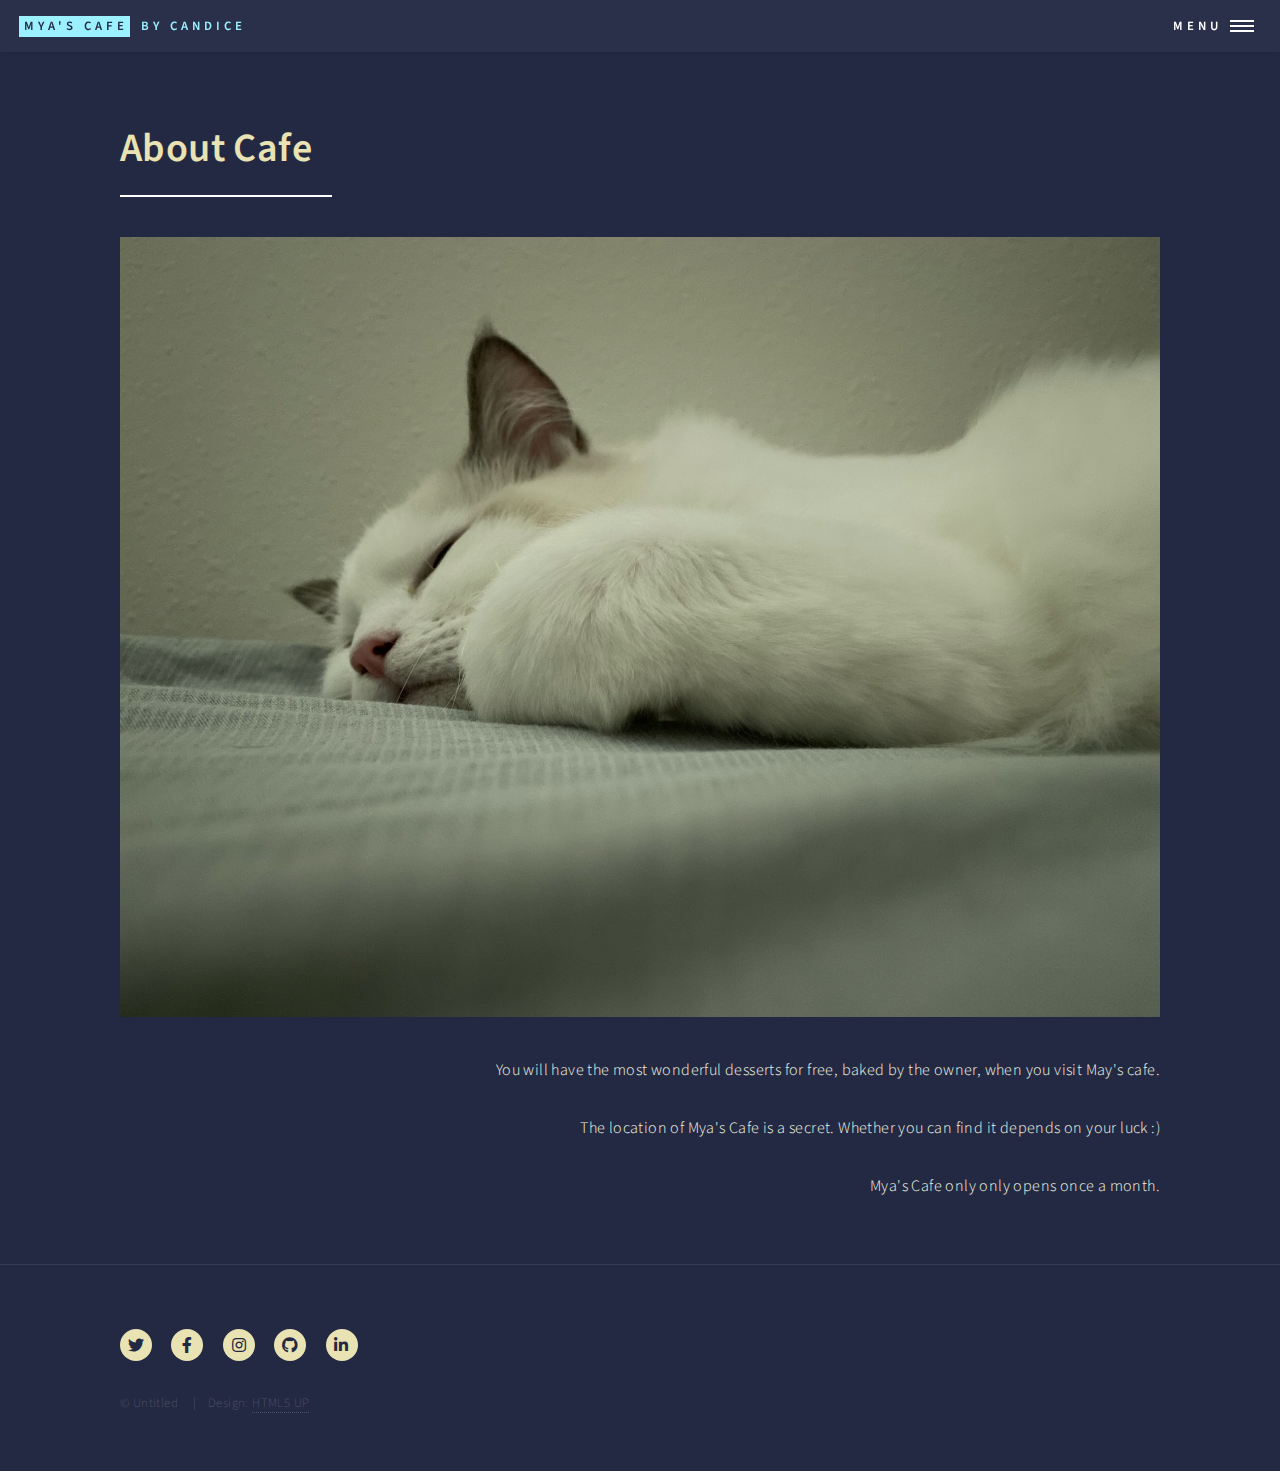
<file: aboutCafe.html>
<!DOCTYPE HTML>
<!--
	Forty by HTML5 UP
	html5up.net | @ajlkn
	Free for personal and commercial use under the CCA 3.0 license (html5up.net/license)
-->
<html>

<head>
  <title>About Cafe</title>
  <meta charset="utf-8" />
  <meta name="viewport" content="width=device-width, initial-scale=1, user-scalable=no" />
  <link rel="stylesheet" href="assets/css/main.css" />
  <noscript>
    <link rel="stylesheet" href="assets/css/noscript.css" />
  </noscript>
</head>

<body class="is-preload">

  <!-- Wrapper -->
  <div id="wrapper">

    <!-- Header -->
    <header id="header">
      <a href="myFunSite.html" class="logo"><strong>Mya's Cafe</strong> <span>by Candice</span></a>
      <nav>
        <a href="#menu">Menu</a>
      </nav>
    </header>

    <!-- Menu -->
    <nav id="menu">
      <ul class="links">
        <li><a href="myFunSite.html">Home</a></li>
        <li><a href="aboutMya.html">About Mya</a></li>
        <li><a href="aboutCafe.html">About Cafe</a></li>
      </ul>
      <ul class="actions stacked">
        <li><a href="#" class="button primary fit">Get Started</a></li>
        <li><a href="#" class="button fit">Log In</a></li>
      </ul>
    </nav>

    <!-- Main -->
    <div id="main" class="alt">

      <!-- One -->
      <section id="one">
        <div class="inner">
          <header class="major">
            <h1>About Cafe</h1>
          </header>
          <span class="image main"><img src="images/pic11.jpg" alt="" /></span>
          <p>You will have the most wonderful desserts for free, baked by the owner, when you visit May's cafe.</p>
          <p>The location of Mya's Cafe is a secret. Whether you can find it depends on your luck :)</p>
          <p>Mya's Cafe only only opens once a month.</p>
        </div>
      </section>

    </div>


    <!-- Footer -->
    <footer id="footer">
      <div class="inner">
        <ul class="icons">
          <li><a href="#" class="icon brands alt fa-twitter"><span class="label">Twitter</span></a></li>
          <li><a href="#" class="icon brands alt fa-facebook-f"><span class="label">Facebook</span></a></li>
          <li><a href="#" class="icon brands alt fa-instagram"><span class="label">Instagram</span></a></li>
          <li><a href="#" class="icon brands alt fa-github"><span class="label">GitHub</span></a></li>
          <li><a href="#" class="icon brands alt fa-linkedin-in"><span class="label">LinkedIn</span></a></li>
        </ul>
        <ul class="copyright">
          <li>&copy; Untitled</li>
          <li>Design: <a href="https://html5up.net">HTML5 UP</a></li>
        </ul>
      </div>
    </footer>

  </div>

  <!-- Scripts -->
  <script src="assets/js/jquery.min.js"></script>
  <script src="assets/js/jquery.scrolly.min.js"></script>
  <script src="assets/js/jquery.scrollex.min.js"></script>
  <script src="assets/js/browser.min.js"></script>
  <script src="assets/js/breakpoints.min.js"></script>
  <script src="assets/js/util.js"></script>
  <script src="assets/js/main.js"></script>

</body>

</html>
</file>
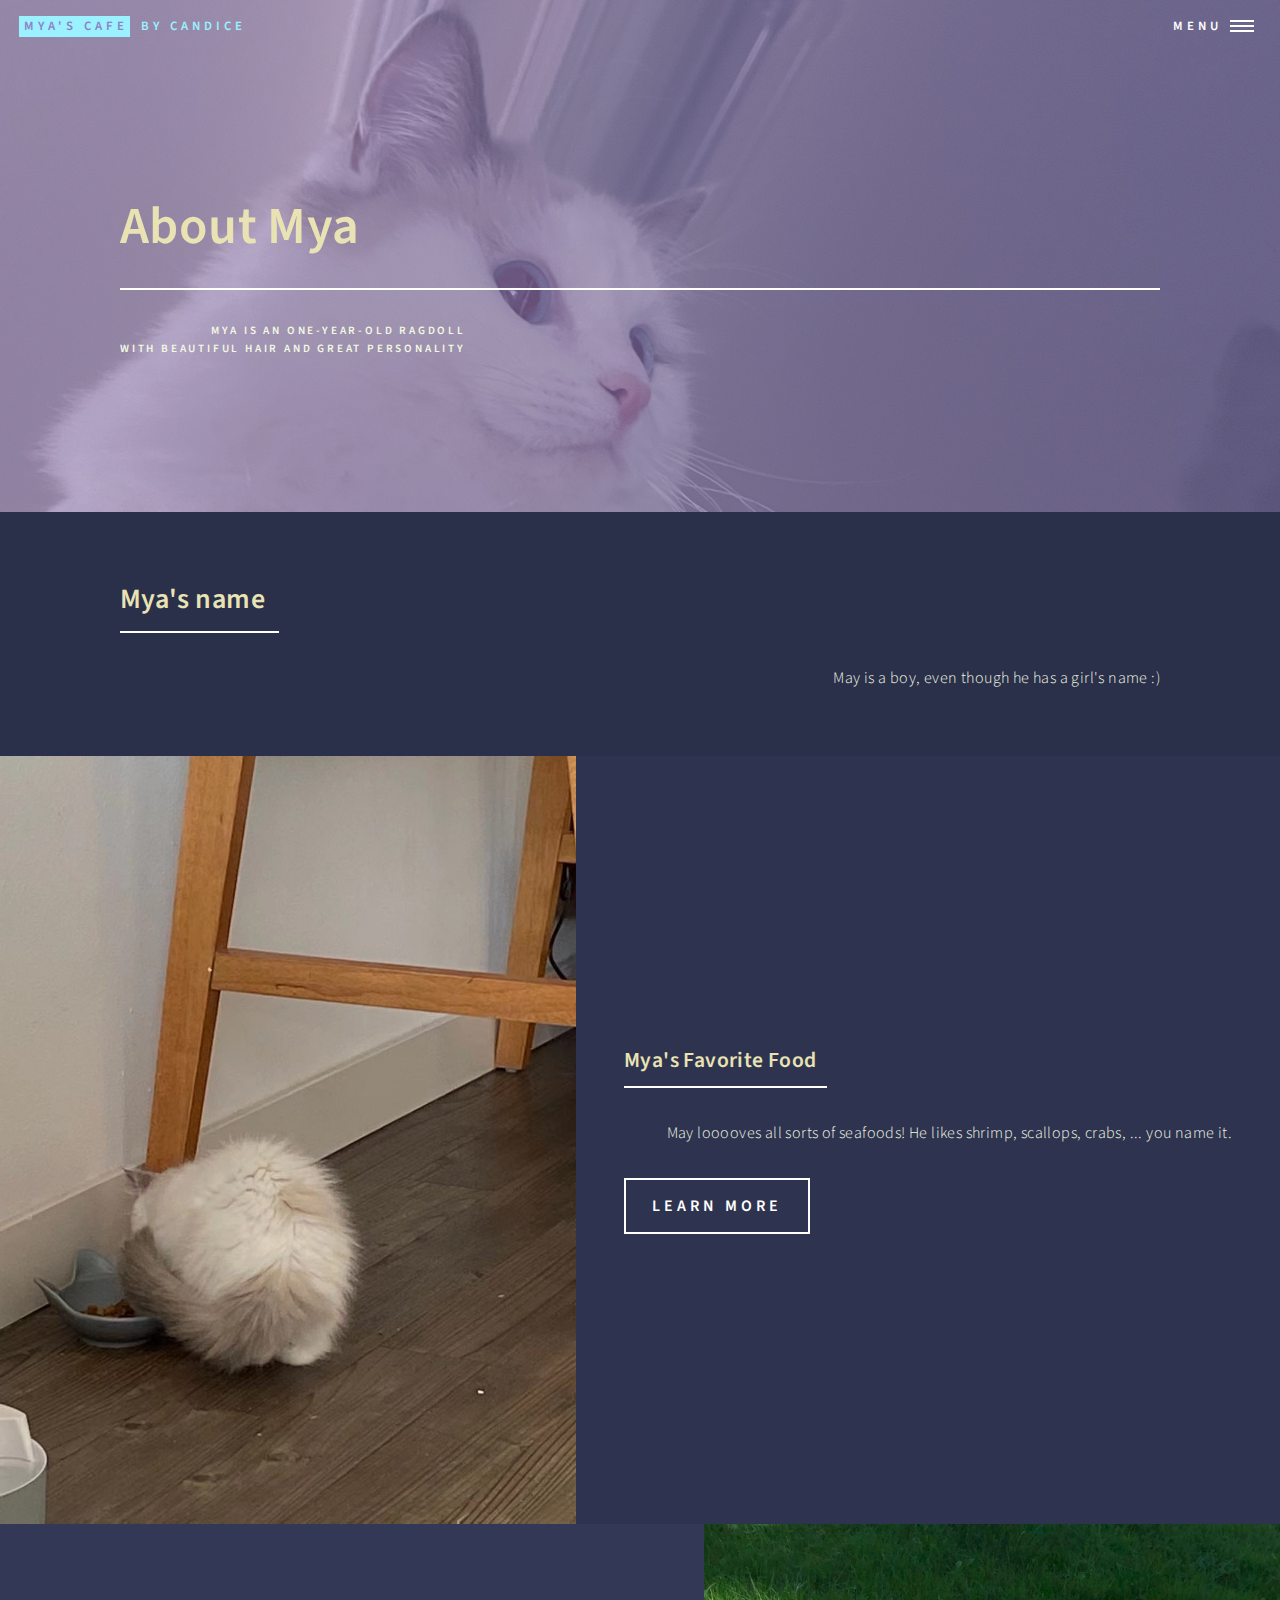
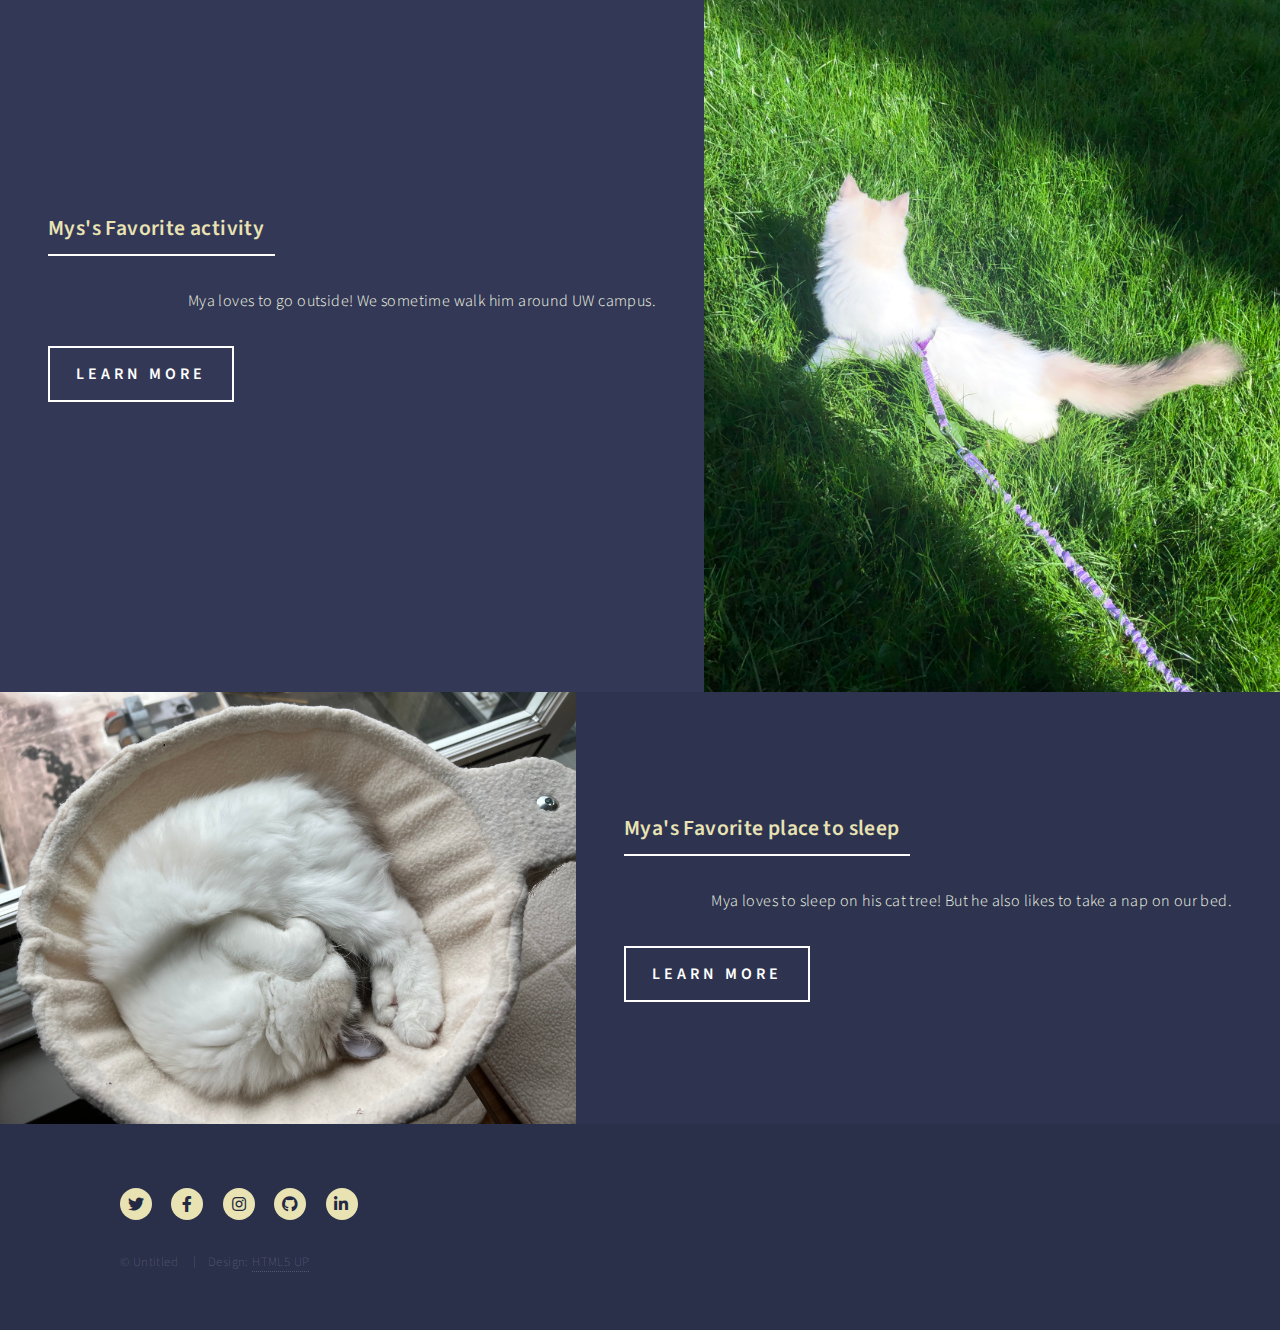
<file: aboutMya.html>
<!DOCTYPE HTML>
<!--
	Forty by HTML5 UP
	html5up.net | @ajlkn
	Free for personal and commercial use under the CCA 3.0 license (html5up.net/license)
-->
<html>

<head>
  <title>About Mya</title>
  <meta charset="utf-8" />
  <meta name="viewport" content="width=device-width, initial-scale=1, user-scalable=no" />
  <link rel="stylesheet" href="assets/css/main.css" />
  <noscript>
    <link rel="stylesheet" href="assets/css/noscript.css" />
  </noscript>
</head>

<body class="is-preload">

  <!-- Wrapper -->
  <div id="wrapper">

    <!-- Header -->
    <!-- Note: The "styleN" class below should match that of the banner element. -->
    <header id="header" class="alt style2">
      <a href="index.html" class="logo"><strong>Mya's Cafe</strong> <span>by Candice</span></a>
      <nav>
        <a href="#menu">Menu</a>
      </nav>
    </header>

    <!-- Menu -->
    <nav id="menu">
      <ul class="links">
        <li><a href="index.html">Home</a></li>
        <li><a href="aboutMya.html">About Mya</a></li>
        <li><a href="aboutCafe.html">About Cafe</a></li>
      </ul>
      <ul class="actions stacked">
        <li><a href="#" class="button primary fit">Get Started</a></li>
        <li><a href="#" class="button fit">Log In</a></li>
      </ul>
    </nav>

    <!-- Banner -->
    <!-- Note: The "styleN" class below should match that of the header element. -->
    <section id="banner" class="style2">
      <div class="inner">
        <span class="image">
          <img src="images/banner.jpg" alt="" />
        </span>
        <header class="major">
          <h1>About Mya</h1>
        </header>
        <div class="content">
          <p>Mya is an one-year-old Ragdoll<br />
            with beautiful hair and great personality</p>
        </div>
      </div>
    </section>

    <!-- Main -->
    <div id="main">

      <!-- One -->
      <section id="one">
        <div class="inner">
          <header class="major">
            <h2>Mya's name</h2>
          </header>
          <p>May is a boy, even though he has a girl's name :)</p>
        </div>
      </section>

      <!-- Two -->
      <section id="two" class="spotlights">
        <section>
          <a href="aboutCafe.html" class="image">
            <img src="images/pic08.jpg" alt="" data-position="center center" />
          </a>
          <div class="content">
            <div class="inner">
              <header class="major">
                <h3>Mya's Favorite Food</h3>
              </header>
              <p>May looooves all sorts of seafoods! He likes shrimp, scallops, crabs, ... you name it.</p>
              <ul class="actions">
                <li><a href="aboutCafe.html" class="button">Learn more</a></li>
              </ul>
            </div>
          </div>
        </section>
        <section>
          <a href="aboutCafe.html" class="image">
            <img src="images/pic09.jpg" alt="" data-position="top center" />
          </a>
          <div class="content">
            <div class="inner">
              <header class="major">
                <h3>Mys's Favorite activity</h3>
              </header>
              <p>Mya loves to go outside! We sometime walk him around UW campus.</p>
              <ul class="actions">
                <li><a href="aboutCafe.html" class="button">Learn more</a></li>
              </ul>
            </div>
          </div>
        </section>
        <section>
          <a href="aboutCafe.html" class="image">
            <img src="images/pic10.jpg" alt="" data-position="25% 25%" />
          </a>
          <div class="content">
            <div class="inner">
              <header class="major">
                <h3>Mya's Favorite place to sleep</h3>
              </header>
              <p>Mya loves to sleep on his cat tree! But he also likes to take a nap on our bed.</p>
              <ul class="actions">
                <li><a href="aboutCafe.html" class="button">Learn more</a></li>
              </ul>
            </div>
          </div>
        </section>
      </section>


    <!-- Footer -->
    <footer id="footer">
      <div class="inner">
        <ul class="icons">
          <li><a href="#" class="icon brands alt fa-twitter"><span class="label">Twitter</span></a></li>
          <li><a href="#" class="icon brands alt fa-facebook-f"><span class="label">Facebook</span></a></li>
          <li><a href="#" class="icon brands alt fa-instagram"><span class="label">Instagram</span></a></li>
          <li><a href="#" class="icon brands alt fa-github"><span class="label">GitHub</span></a></li>
          <li><a href="#" class="icon brands alt fa-linkedin-in"><span class="label">LinkedIn</span></a></li>
        </ul>
        <ul class="copyright">
          <li>&copy; Untitled</li>
          <li>Design: <a href="https://html5up.net">HTML5 UP</a></li>
        </ul>
      </div>
    </footer>

  </div>

  <!-- Scripts -->
  <script src="assets/js/jquery.min.js"></script>
  <script src="assets/js/jquery.scrolly.min.js"></script>
  <script src="assets/js/jquery.scrollex.min.js"></script>
  <script src="assets/js/browser.min.js"></script>
  <script src="assets/js/breakpoints.min.js"></script>
  <script src="assets/js/util.js"></script>
  <script src="assets/js/main.js"></script>

</body>

</html>
</file>
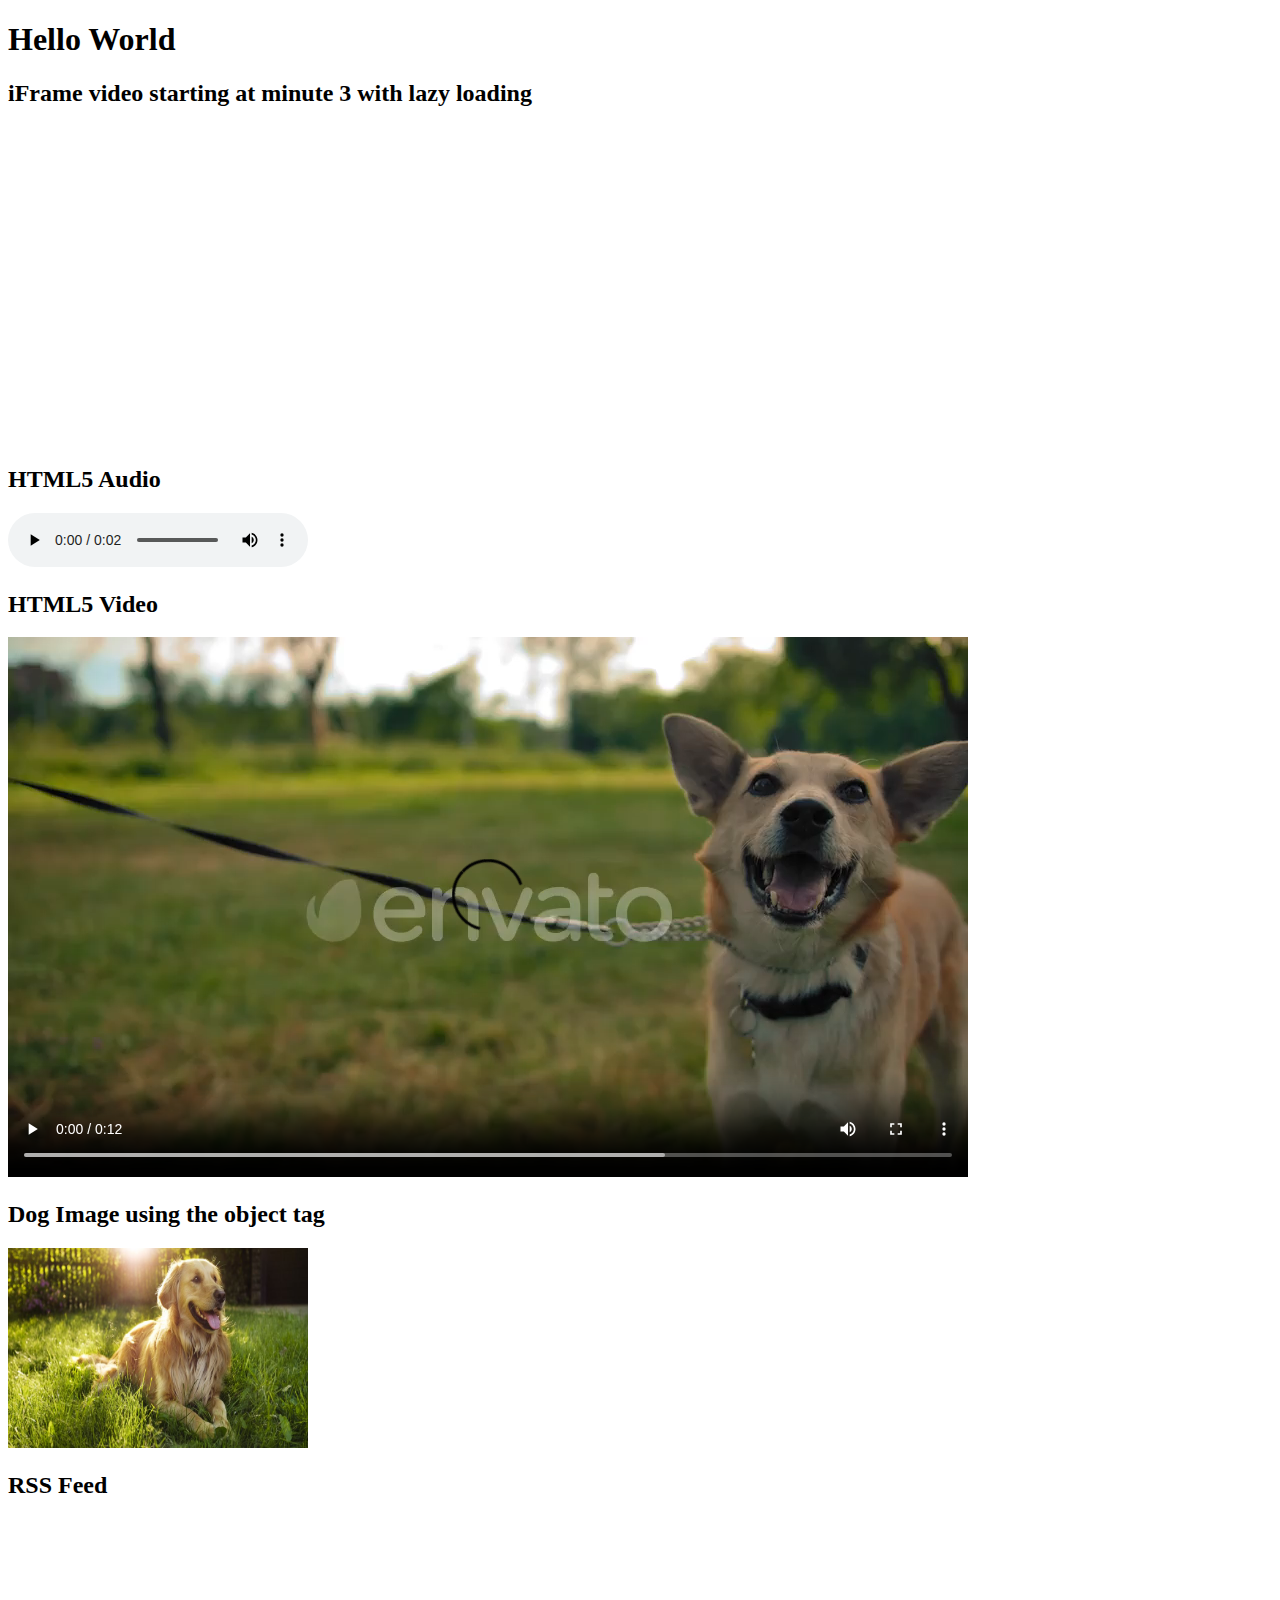
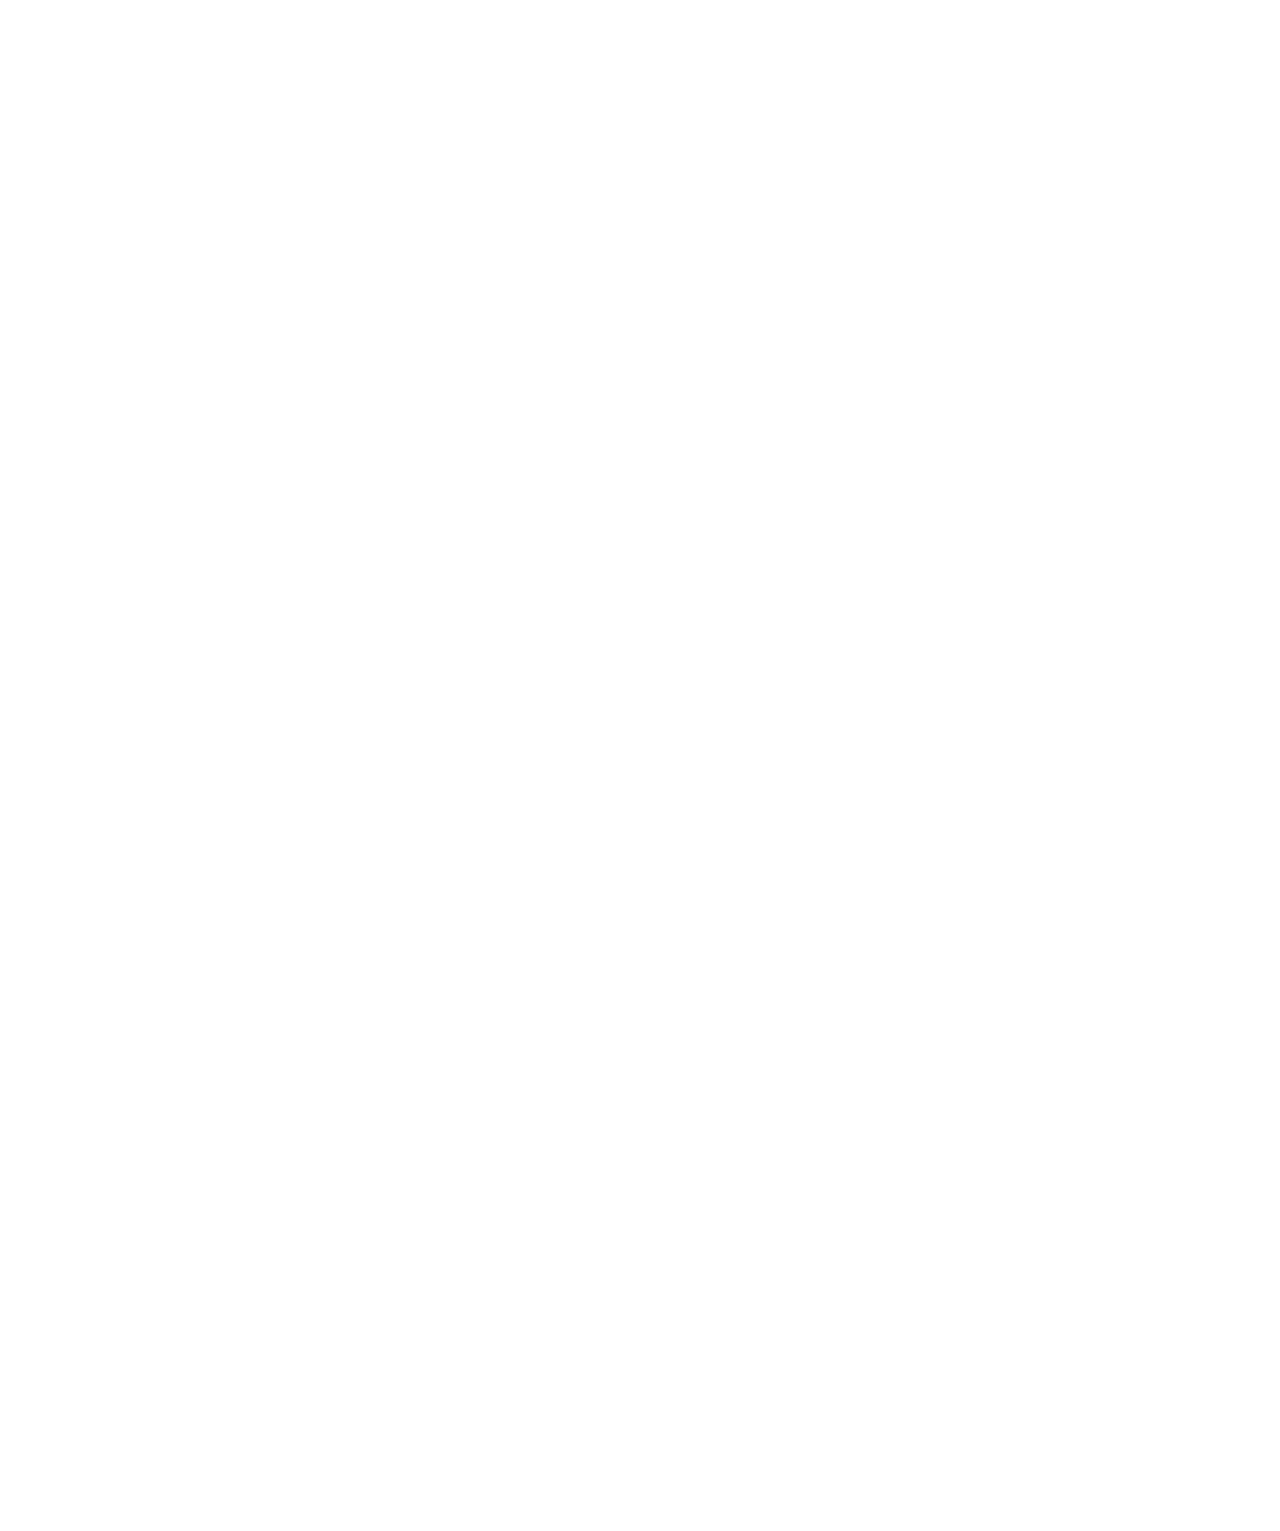
<file: embeddingOriginalWork.html>
<!DOCTYPE html>
<html lang="en">
    <head>
        <title>Hello World</title>
    </head>
    <body>
        <h1>Hello World</h1>
        <h2>iFrame video starting at minute 3 with lazy loading</h2>
        <iframe width="560" height="315" src="https://www.youtube.com/embed/yIYKR4sgzI8?start=180" title="YouTube video player" loading ="lazy" frameborder="0" allow="accelerometer; autoplay; clipboard-write; encrypted-media; gyroscope; picture-in-picture" allowfullscreen></iframe>
        <h2>HTML5 Audio</h2>
        <audio controls>
            <source src="dog_sound_effect.mp3" type="audio/mpeg">
        </audio>
        <h2>HTML5 Video</h2>
        <video controls>
            <source src="dog_video.mp4" type="video/mp4">
        </video>
        
        <h2>Dog Image using the object tag</h2>
        <object data="dog_image.jpeg" width="300" height="200"></object>
        
        <h2>RSS Feed</h2>
        <iframe width="900" height="1600" src="https://rss.app/embed/v1/wall/79QGD1HyZF1Q5D2W" frameborder="0"></iframe>
        
    </body>
</html>
</file>
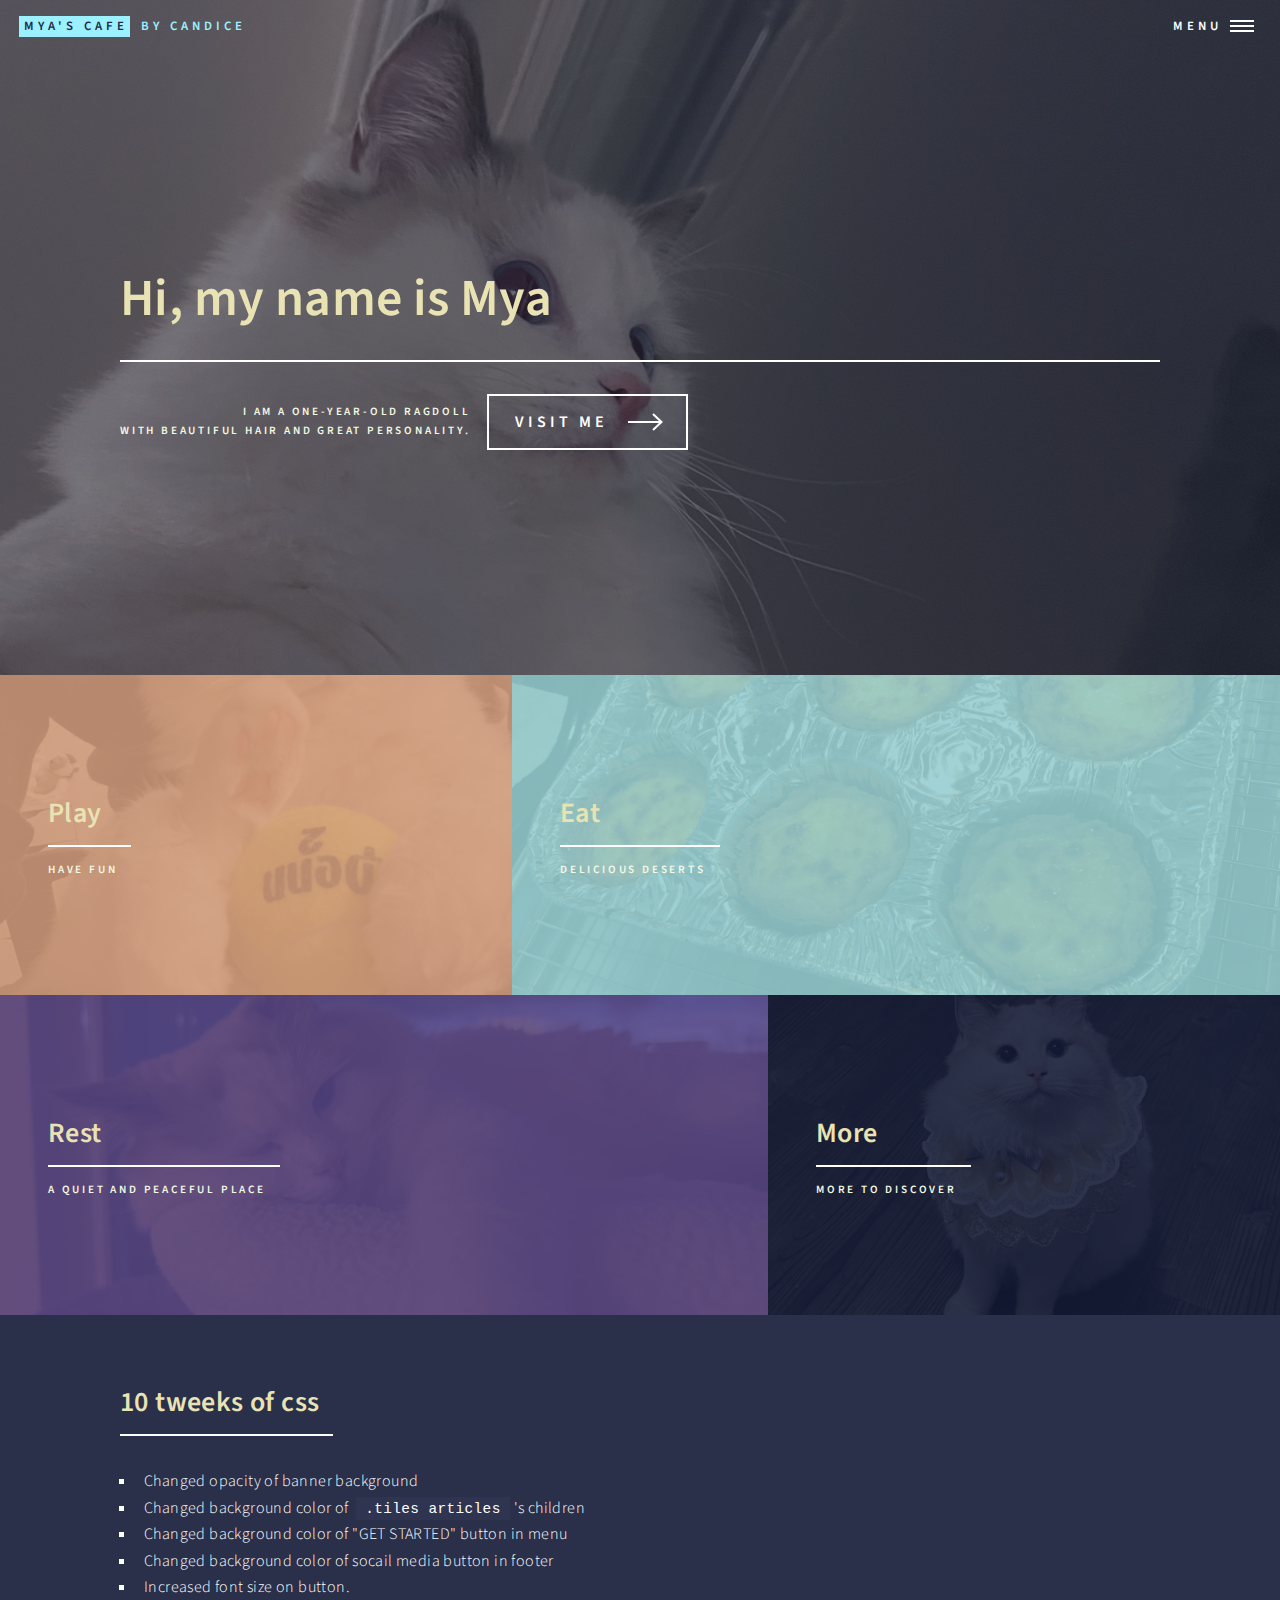
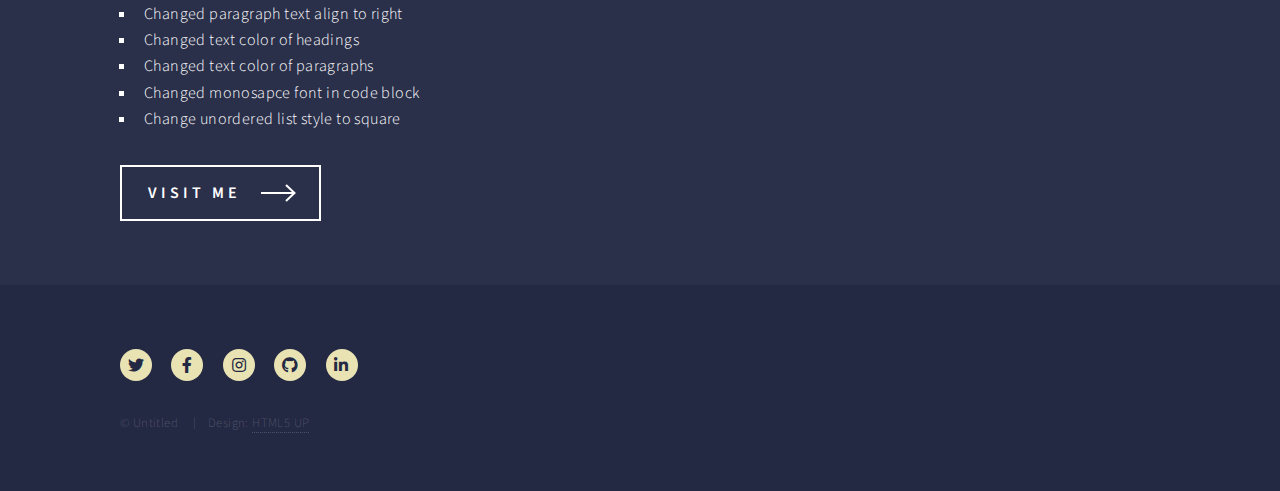
<file: FunSite.html>
<!DOCTYPE HTML>
<!--
	Forty by HTML5 UP
	html5up.net | @ajlkn
	Free for personal and commercial use under the CCA 3.0 license (html5up.net/license)
-->
<html>

<head>
  <title>Mya's Coffee</title>
  <meta charset="utf-8" />
  <meta name="viewport" content="width=device-width, initial-scale=1, user-scalable=no" />
  <link rel="stylesheet" href="assets/css/main.css" />
  <noscript>
    <link rel="stylesheet" href="assets/css/noscript.css" />
  </noscript>
</head>

<body class="is-preload">

  <!-- Wrapper -->
  <div id="wrapper">

    <!-- Header -->
    <header id="header" class="alt">
      <a href="index.html" class="logo"><strong>Mya's Cafe</strong>
        <span>by Candice</span></a>
      <nav>
        <a href="#menu">Menu</a>
      </nav>
    </header>

    <!-- Menu -->
    <nav id="menu">
      <ul class="links">
        <li><a href="index.html">Home</a></li>
        <li><a href="aboutMya.html">About Mya</a></li>
        <li><a href="aboutCafe.html">About Cafe</a></li>
      </ul>
      <ul class="actions stacked">
        <li><a href="#" class="button primary fit">Get Started</a></li>
        <li><a href="#" class="button fit">Log In</a></li>
      </ul>
    </nav>

    <!-- Banner -->
    <section id="banner" class="major">
      <div class="inner">
        <header class="major">
          <h1>Hi, my name is Mya</h1>
        </header>
        <div class="content">
          <p>I am a one-year-old Ragdoll<br />
            with beautiful hair and great personality.</p>
          <ul class="actions">
            <li><a href="#one" class="button next scrolly">Visit me</a></li>
          </ul>
        </div>
      </div>
    </section>

    <!-- Main -->
    <div id="main">

      <!-- One -->
      <section id="one" class="tiles">
        <article>
          <span class="image">
            <img src="images/pic01.jpg" alt="" />
          </span>
          <header class="major">
            <h3><a href="aboutMya.html" class="link">Play</a></h3>
            <p>Have fun</p>
          </header>
        </article>
        <article>
          <span class="image">
            <img src="images/pic02.jpg" alt="" />
          </span>
          <header class="major">
            <h3><a href="aboutMya.html" class="link">Eat</a></h3>
            <p>Delicious deserts</p>
          </header>
        </article>
        <article>
          <span class="image">
            <img src="images/pic03.jpg" alt="" />
          </span>
          <header class="major">
            <h3><a href="aboutMya.html" class="link">Rest</a></h3>
            <p>A quiet and peaceful place</p>
          </header>
        </article>
        <article>
          <span class="image">
            <img src="images/pic04.jpg" alt="" />
          </span>
          <header class="major">
            <h3><a href="aboutMya.html" class="link">More</a></h3>
            <p>More to discover</p>
          </header>
      </section>

      <!-- Two -->
      <section id="two">
        <div class="inner">
          <header class="major">
            <h2>10 tweeks of css</h2>
          </header>
            <ul>
              <li>Changed opacity of banner background</li>
              <li>Changed background color of <code>.tiles articles</code>'s children</li>
              <li>Changed background color of "GET STARTED" button in menu</li>
              <li>Changed background color of socail media button in footer</li>
              <li>Increased font size on button.</li>
              <li>Changed paragraph text align to right</li>
              <li>Changed text color of headings</li>
              <li>Changed text color of paragraphs</li>
              <li>Changed monosapce font in code block</li>
              <li>Change unordered list style to square</li>
            </ul>
          <ul class="actions">
            <li><a href="aboutMya.html" class="button next">Visit Me</a></li>
          </ul>
        </div>
      </section>

    </div>

    <!-- Footer -->
    <footer id="footer">
      <div class="inner">
        <ul class="icons">
          <li><a href="#" class="icon brands alt fa-twitter"><span class="label">Twitter</span></a></li>
          <li><a href="#" class="icon brands alt fa-facebook-f"><span class="label">Facebook</span></a></li>
          <li><a href="#" class="icon brands alt fa-instagram"><span class="label">Instagram</span></a></li>
          <li><a href="#" class="icon brands alt fa-github"><span class="label">GitHub</span></a></li>
          <li><a href="#" class="icon brands alt fa-linkedin-in"><span class="label">LinkedIn</span></a></li>
        </ul>
        <ul class="copyright">
          <li>&copy; Untitled</li>
          <li>Design: <a href="https://html5up.net">HTML5 UP</a></li>
        </ul>
      </div>
    </footer>

  </div>

  <!-- Scripts -->
  <script src="assets/js/jquery.min.js"></script>
  <script src="assets/js/jquery.scrolly.min.js"></script>
  <script src="assets/js/jquery.scrollex.min.js"></script>
  <script src="assets/js/browser.min.js"></script>
  <script src="assets/js/breakpoints.min.js"></script>
  <script src="assets/js/util.js"></script>
  <script src="assets/js/main.js"></script>

</body>

</html>
</file>
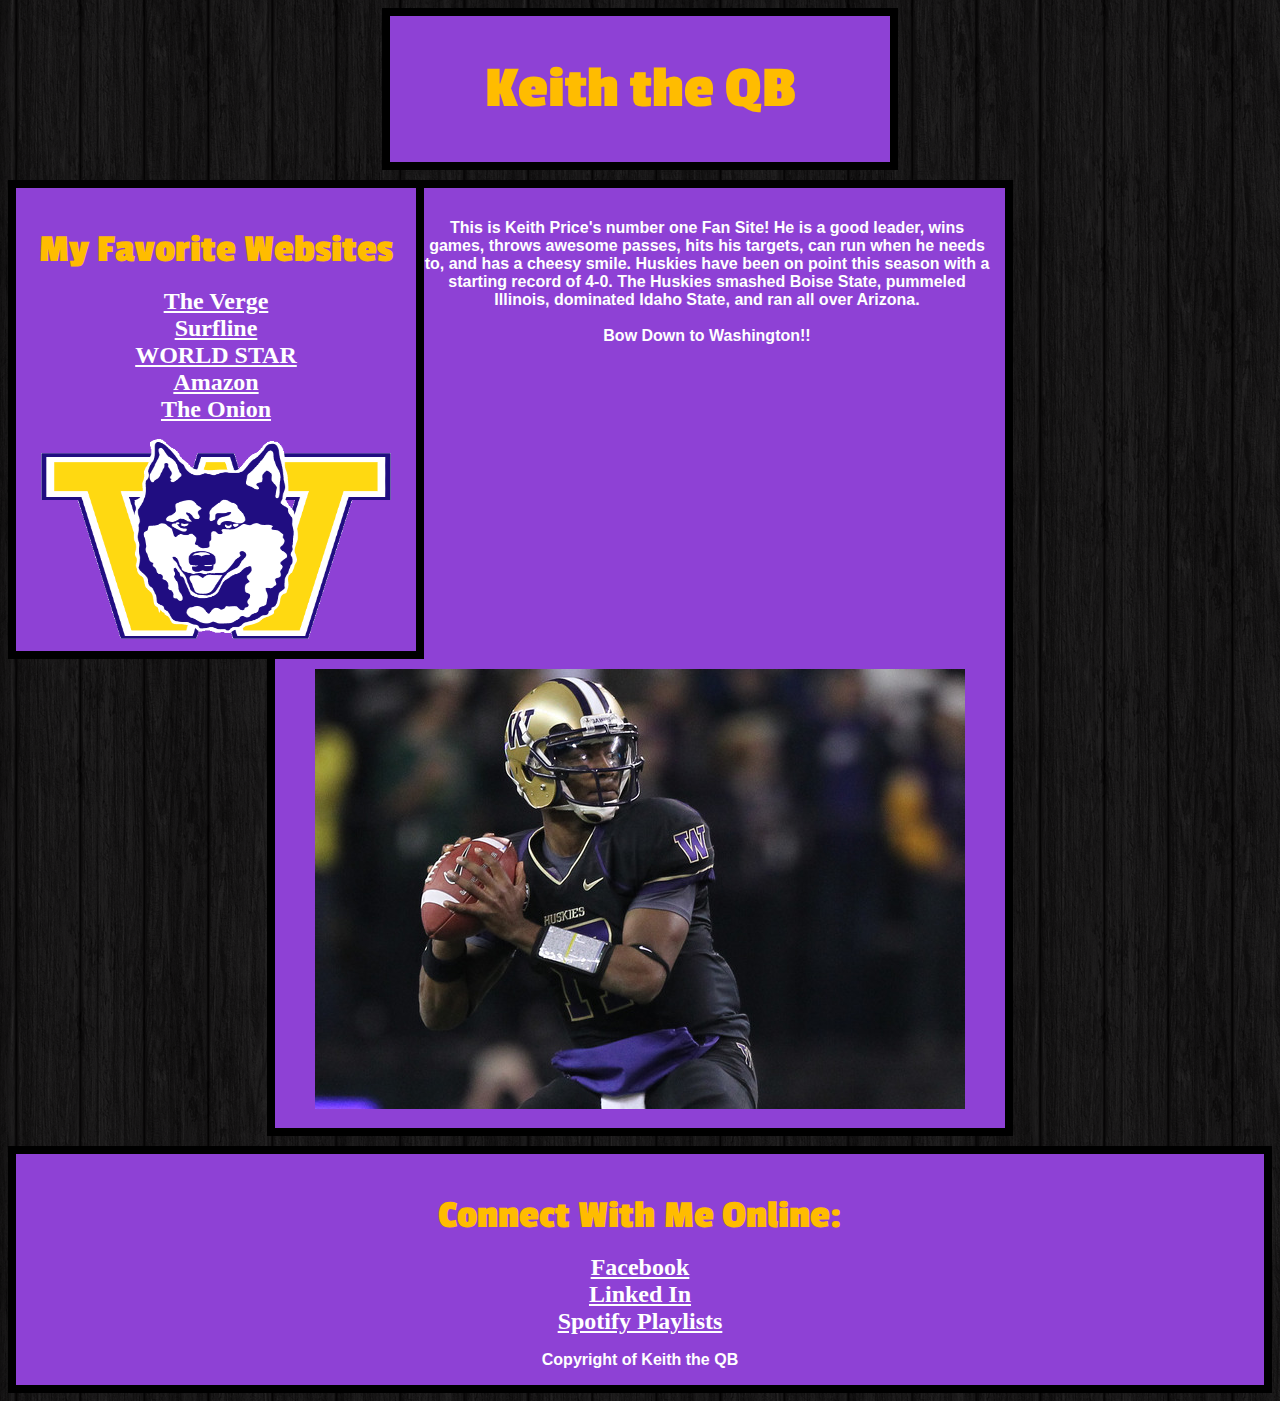
<file: IntroToCSS.html>
<!DOCTYPE html>
	<head> 
		<title> Keith the QB  </title>
		<link rel="stylesheet" type="text/css" href="test.css" />
		<link href='http://fonts.googleapis.com/css?family=Passion+One' rel='stylesheet' type='text/css'>
	</head>

	<body>
		<div id = "Header">
			<h1> Keith the QB </h1>
		</div>
		
		<div id = "LeftNav">
			<h3> My Favorite Websites </h3>
			<ul>
				<li><a href="https://www.theverge.com">The Verge</a></li>
				<li><a href="https://www.surfline.com">Surfline</a></li>
				<li><a href="https://www.worldstarhiphop">WORLD STAR</a></li>
				<li><a href="https://www.amazon.com">Amazon</a></li>
				<li><a href="https://www.theonion.com">The Onion</a></li>
			</ul>
			<img src="icon.gif" width="350px" height="200px">
		</div>
		
		<div id = "Content">
			<p> This is Keith Price's number one Fan Site! He is a good leader, wins games, throws awesome passes, hits his targets, can run when he needs to, and has a cheesy smile. Huskies have been on point this season with a starting record of 4-0. The Huskies smashed Boise State, pummeled Illinois, dominated Idaho State, and ran all over Arizona. <br /><br /> <span id="bow">Bow Down to Washington!!</span></p>
			<img src="price.jpg">
		</div>
		
		<div id = "Footer">
			<h3>Connect With Me Online:</h3>
			<ul>
				<li><a href="https://www.Facebook.com">Facebook</a></li>
				<li><a href="https://www.Linkedin.com">Linked In</a></li>
				<li><a href="https://www.Spotify.com">Spotify Playlists</a></li>
			</ul>
			<p>Copyright of Keith the QB</p>
		</div>

	</body>

</html>
</file>
<file: assets/css/noscript.css>
/*
	Forty by HTML5 UP
	html5up.net | @ajlkn
	Free for personal and commercial use under the CCA 3.0 license (html5up.net/license)
*/

/* Banner */

	body.is-preload #banner:after {
		opacity: 0.85;
	}

	body.is-preload #banner > .inner {
		-moz-filter: none;
		-webkit-filter: none;
		-ms-filter: none;
		filter: none;
		-moz-transform: none;
		-webkit-transform: none;
		-ms-transform: none;
		transform: none;
		opacity: 1;
	}
</file>
<file: test.css>
body{
    background-image: url('dark_wood.png');

}

a {
    color: white; 
    font-weight: bold;
    font-size: 24px;

}

div {

}

p {
    font-weight: bold;
    color: white; 
    font-family: "Arial"; 

}

h3 {
    color:#FFBC00; 
    font-size: 40px;
    font-family: "Passion One";
    margin-bottom: 0px;

}

ul {
    list-style-type: none;
    padding-left: 0px;

}

li {

}

#Header {
    width: 500px;
    margin-left: auto;
    margin-right: auto;
    margin-bottom: 10px;
    border:solid 8px black;
    text-align: center;
    background-color: #8E41D5;

}

#Header h1 {
    font-size: 60px; 
    font-family: "Passion One"; 
    color: #FFBC00; 
    font-weight: bold;

}

#LeftNav {
    width: 400px;
    margin-left: auto;
    margin-right: auto;
    margin-bottom: 10px;
    border:solid 8px black;
    float: left;
    text-align: center;
    padding-bottom: 8px;
    background-color: #8E41D5;

}

#LeftNav img {

}

#LeftNav ul {


}

#LeftNav h3 {

}

#Content {
    width: 700px;
    margin-left: auto;
    margin-right: auto;
    margin-bottom: 10px;
    border:solid 8px black;
    text-align: center;
    padding: 15px;
    background-color: #8E41D5;

}

#Footer {
    border:solid 8px black;
    text-align: center;
    background-color: #8E41D5;

}
</file>
<file: assets/css/main.css>
@import url(fontawesome-all.min.css);
@import url("https://fonts.googleapis.com/css?family=Source+Sans+Pro:300,300italic,600,600italic");

/*
	Forty by HTML5 UP
	html5up.net | @ajlkn
	Free for personal and commercial use under the CCA 3.0 license (html5up.net/license)
*/

html, body, div, span, applet, object,
iframe, h1, h2, h3, h4, h5, h6, p, blockquote,
pre, a, abbr, acronym, address, big, cite,
code, del, dfn, em, img, ins, kbd, q, s, samp,
small, strike, strong, sub, sup, tt, var, b,
u, i, center, dl, dt, dd, ol, ul, li, fieldset,
form, label, legend, table, caption, tbody,
tfoot, thead, tr, th, td, article, aside,
canvas, details, embed, figure, figcaption,
footer, header, hgroup, menu, nav, output, ruby,
section, summary, time, mark, audio, video {
	margin: 0;
	padding: 0;
	border: 0;
	font-size: 100%;
	font: inherit;
	vertical-align: baseline;
}

article, aside, details, figcaption, figure,
footer, header, hgroup, menu, nav, section {
	display: block;}

body {
	line-height: 1;
}

ol, ul {
	list-style: square;
}

blockquote, q {
	quotes: none;
}

	blockquote:before, blockquote:after, q:before, q:after {
		content: '';
		content: none;
	}

table {
	border-collapse: collapse;
	border-spacing: 0;
}

body {
	-webkit-text-size-adjust: none;
}

mark {
	background-color: transparent;
	color: inherit;
}

input::-moz-focus-inner {
	border: 0;
	padding: 0;
}

input, select, textarea {
	-moz-appearance: none;
	-webkit-appearance: none;
	-ms-appearance: none;
	appearance: none;
}

/* Basic */

	@-ms-viewport {
		width: device-width;
	}

	body {
		-ms-overflow-style: scrollbar;
	}

	@media screen and (max-width: 480px) {

		html, body {
			min-width: 320px;
		}

	}

	html {
		box-sizing: border-box;
	}

	*, *:before, *:after {
		box-sizing: inherit;
	}

	body {
		background: #242943;
	}

		body.is-preload *, body.is-preload *:before, body.is-preload *:after {
			-moz-animation: none !important;
			-webkit-animation: none !important;
			-ms-animation: none !important;
			animation: none !important;
			-moz-transition: none !important;
			-webkit-transition: none !important;
			-ms-transition: none !important;
			transition: none !important;
		}

/* Type */

	body, input, select, textarea {
		color: #ffffff;
		font-family: "Source Sans Pro", Helvetica, sans-serif;
		font-size: 17pt;
		font-weight: 300;
		letter-spacing: 0.025em;
		line-height: 1.65;
	}

		@media screen and (max-width: 1680px) {

			body, input, select, textarea {
				font-size: 14pt;
			}

		}

		@media screen and (max-width: 1280px) {

			body, input, select, textarea {
				font-size: 12pt;
			}

		}

		@media screen and (max-width: 360px) {

			body, input, select, textarea {
				font-size: 11pt;
			}

		}

	a {
		-moz-transition: color 0.2s ease-in-out, border-bottom-color 0.2s ease-in-out;
		-webkit-transition: color 0.2s ease-in-out, border-bottom-color 0.2s ease-in-out;
		-ms-transition: color 0.2s ease-in-out, border-bottom-color 0.2s ease-in-out;
		transition: color 0.2s ease-in-out, border-bottom-color 0.2s ease-in-out;
		border-bottom: dotted 1px;
		color: inherit;
		text-decoration: none;
	}

		a:hover {
			border-bottom-color: transparent;
			color: #9bf1ff !important;
		}

		a:active {
			color: #53e3fb !important;
		}

	strong, b {
		color: #ffffff;
		font-weight: 600;
	}

	em, i {
		font-style: italic;
	}

	p {
		margin: 0 0 2em 0;
    text-align: right;
    color: #F3F9E3;
	}

	h1, h2, h3, h4, h5, h6 {
		color: #E9E3B4;
		font-weight: 600;
		line-height: 1.65;
		margin: 0 0 1em 0;
	}

		h1 a, h2 a, h3 a, h4 a, h5 a, h6 a {
			color: inherit;
			border-bottom: 0;
		}

	h1 {
		font-size: 2.5em;
	}

	h2 {
		font-size: 1.75em;
	}

	h3 {
		font-size: 1.35em;
	}

	h4 {
		font-size: 1.1em;
	}

	h5 {
		font-size: 0.9em;
	}

	h6 {
		font-size: 0.7em;
	}

	@media screen and (max-width: 736px) {

		h1 {
			font-size: 2em;
		}

		h2 {
			font-size: 1.5em;
		}

		h3 {
			font-size: 1.25em;
		}

	}

	sub {
		font-size: 0.8em;
		position: relative;
		top: 0.5em;
	}

	sup {
		font-size: 0.8em;
		position: relative;
		top: -0.5em;
	}

	blockquote {
		border-left: solid 4px rgba(212, 212, 255, 0.1);
		font-style: italic;
		margin: 0 0 2em 0;
		padding: 0.5em 0 0.5em 2em;
	}

	code {
		background: rgba(212, 212, 255, 0.035);
		font-family: "JetBrain", monospace;
		font-size: 0.9em;
		margin: 0 0.25em;
		padding: 0.25em 0.65em;
	}

	pre {
		-webkit-overflow-scrolling: touch;
		font-family: "Courier New", monospace;
		font-size: 0.9em;
		margin: 0 0 2em 0;
	}

		pre code {
			display: block;
			line-height: 1.75;
			padding: 1em 1.5em;
			overflow-x: auto;
		}

	hr {
		border: 0;
		border-bottom: solid 1px rgba(212, 212, 255, 0.1);
		margin: 2em 0;
	}

		hr.major {
			margin: 3em 0;
		}

	.align-left {
		text-align: left;
	}

	.align-center {
		text-align: center;
	}

	.align-right {
		text-align: right;
	}

/* Row */

	.row {
		display: flex;
		flex-wrap: wrap;
		box-sizing: border-box;
		align-items: stretch;
	}

		.row > * {
			box-sizing: border-box;
		}

		.row.gtr-uniform > * > :last-child {
			margin-bottom: 0;
		}

		.row.aln-left {
			justify-content: flex-start;
		}

		.row.aln-center {
			justify-content: center;
		}

		.row.aln-right {
			justify-content: flex-end;
		}

		.row.aln-top {
			align-items: flex-start;
		}

		.row.aln-middle {
			align-items: center;
		}

		.row.aln-bottom {
			align-items: flex-end;
		}

		.row > .imp {
			order: -1;
		}

		.row > .col-1 {
			width: 8.33333%;
		}

		.row > .off-1 {
			margin-left: 8.33333%;
		}

		.row > .col-2 {
			width: 16.66667%;
		}

		.row > .off-2 {
			margin-left: 16.66667%;
		}

		.row > .col-3 {
			width: 25%;
		}

		.row > .off-3 {
			margin-left: 25%;
		}

		.row > .col-4 {
			width: 33.33333%;
		}

		.row > .off-4 {
			margin-left: 33.33333%;
		}

		.row > .col-5 {
			width: 41.66667%;
		}

		.row > .off-5 {
			margin-left: 41.66667%;
		}

		.row > .col-6 {
			width: 50%;
		}

		.row > .off-6 {
			margin-left: 50%;
		}

		.row > .col-7 {
			width: 58.33333%;
		}

		.row > .off-7 {
			margin-left: 58.33333%;
		}

		.row > .col-8 {
			width: 66.66667%;
		}

		.row > .off-8 {
			margin-left: 66.66667%;
		}

		.row > .col-9 {
			width: 75%;
		}

		.row > .off-9 {
			margin-left: 75%;
		}

		.row > .col-10 {
			width: 83.33333%;
		}

		.row > .off-10 {
			margin-left: 83.33333%;
		}

		.row > .col-11 {
			width: 91.66667%;
		}

		.row > .off-11 {
			margin-left: 91.66667%;
		}

		.row > .col-12 {
			width: 100%;
		}

		.row > .off-12 {
			margin-left: 100%;
		}

		.row.gtr-0 {
			margin-top: 0;
			margin-left: 0em;
		}

			.row.gtr-0 > * {
				padding: 0 0 0 0em;
			}

			.row.gtr-0.gtr-uniform {
				margin-top: 0em;
			}

				.row.gtr-0.gtr-uniform > * {
					padding-top: 0em;
				}

		.row.gtr-25 {
			margin-top: 0;
			margin-left: -0.5em;
		}

			.row.gtr-25 > * {
				padding: 0 0 0 0.5em;
			}

			.row.gtr-25.gtr-uniform {
				margin-top: -0.5em;
			}

				.row.gtr-25.gtr-uniform > * {
					padding-top: 0.5em;
				}

		.row.gtr-50 {
			margin-top: 0;
			margin-left: -1em;
		}

			.row.gtr-50 > * {
				padding: 0 0 0 1em;
			}

			.row.gtr-50.gtr-uniform {
				margin-top: -1em;
			}

				.row.gtr-50.gtr-uniform > * {
					padding-top: 1em;
				}

		.row {
			margin-top: 0;
			margin-left: -2em;
		}

			.row > * {
				padding: 0 0 0 2em;
			}

			.row.gtr-uniform {
				margin-top: -2em;
			}

				.row.gtr-uniform > * {
					padding-top: 2em;
				}

		.row.gtr-150 {
			margin-top: 0;
			margin-left: -3em;
		}

			.row.gtr-150 > * {
				padding: 0 0 0 3em;
			}

			.row.gtr-150.gtr-uniform {
				margin-top: -3em;
			}

				.row.gtr-150.gtr-uniform > * {
					padding-top: 3em;
				}

		.row.gtr-200 {
			margin-top: 0;
			margin-left: -4em;
		}

			.row.gtr-200 > * {
				padding: 0 0 0 4em;
			}

			.row.gtr-200.gtr-uniform {
				margin-top: -4em;
			}

				.row.gtr-200.gtr-uniform > * {
					padding-top: 4em;
				}

		@media screen and (max-width: 1680px) {

			.row {
				display: flex;
				flex-wrap: wrap;
				box-sizing: border-box;
				align-items: stretch;
			}

				.row > * {
					box-sizing: border-box;
				}

				.row.gtr-uniform > * > :last-child {
					margin-bottom: 0;
				}

				.row.aln-left {
					justify-content: flex-start;
				}

				.row.aln-center {
					justify-content: center;
				}

				.row.aln-right {
					justify-content: flex-end;
				}

				.row.aln-top {
					align-items: flex-start;
				}

				.row.aln-middle {
					align-items: center;
				}

				.row.aln-bottom {
					align-items: flex-end;
				}

				.row > .imp-xlarge {
					order: -1;
				}

				.row > .col-1-xlarge {
					width: 8.33333%;
				}

				.row > .off-1-xlarge {
					margin-left: 8.33333%;
				}

				.row > .col-2-xlarge {
					width: 16.66667%;
				}

				.row > .off-2-xlarge {
					margin-left: 16.66667%;
				}

				.row > .col-3-xlarge {
					width: 25%;
				}

				.row > .off-3-xlarge {
					margin-left: 25%;
				}

				.row > .col-4-xlarge {
					width: 33.33333%;
				}

				.row > .off-4-xlarge {
					margin-left: 33.33333%;
				}

				.row > .col-5-xlarge {
					width: 41.66667%;
				}

				.row > .off-5-xlarge {
					margin-left: 41.66667%;
				}

				.row > .col-6-xlarge {
					width: 50%;
				}

				.row > .off-6-xlarge {
					margin-left: 50%;
				}

				.row > .col-7-xlarge {
					width: 58.33333%;
				}

				.row > .off-7-xlarge {
					margin-left: 58.33333%;
				}

				.row > .col-8-xlarge {
					width: 66.66667%;
				}

				.row > .off-8-xlarge {
					margin-left: 66.66667%;
				}

				.row > .col-9-xlarge {
					width: 75%;
				}

				.row > .off-9-xlarge {
					margin-left: 75%;
				}

				.row > .col-10-xlarge {
					width: 83.33333%;
				}

				.row > .off-10-xlarge {
					margin-left: 83.33333%;
				}

				.row > .col-11-xlarge {
					width: 91.66667%;
				}

				.row > .off-11-xlarge {
					margin-left: 91.66667%;
				}

				.row > .col-12-xlarge {
					width: 100%;
				}

				.row > .off-12-xlarge {
					margin-left: 100%;
				}

				.row.gtr-0 {
					margin-top: 0;
					margin-left: 0em;
				}

					.row.gtr-0 > * {
						padding: 0 0 0 0em;
					}

					.row.gtr-0.gtr-uniform {
						margin-top: 0em;
					}

						.row.gtr-0.gtr-uniform > * {
							padding-top: 0em;
						}

				.row.gtr-25 {
					margin-top: 0;
					margin-left: -0.5em;
				}

					.row.gtr-25 > * {
						padding: 0 0 0 0.5em;
					}

					.row.gtr-25.gtr-uniform {
						margin-top: -0.5em;
					}

						.row.gtr-25.gtr-uniform > * {
							padding-top: 0.5em;
						}

				.row.gtr-50 {
					margin-top: 0;
					margin-left: -1em;
				}

					.row.gtr-50 > * {
						padding: 0 0 0 1em;
					}

					.row.gtr-50.gtr-uniform {
						margin-top: -1em;
					}

						.row.gtr-50.gtr-uniform > * {
							padding-top: 1em;
						}

				.row {
					margin-top: 0;
					margin-left: -2em;
				}

					.row > * {
						padding: 0 0 0 2em;
					}

					.row.gtr-uniform {
						margin-top: -2em;
					}

						.row.gtr-uniform > * {
							padding-top: 2em;
						}

				.row.gtr-150 {
					margin-top: 0;
					margin-left: -3em;
				}

					.row.gtr-150 > * {
						padding: 0 0 0 3em;
					}

					.row.gtr-150.gtr-uniform {
						margin-top: -3em;
					}

						.row.gtr-150.gtr-uniform > * {
							padding-top: 3em;
						}

				.row.gtr-200 {
					margin-top: 0;
					margin-left: -4em;
				}

					.row.gtr-200 > * {
						padding: 0 0 0 4em;
					}

					.row.gtr-200.gtr-uniform {
						margin-top: -4em;
					}

						.row.gtr-200.gtr-uniform > * {
							padding-top: 4em;
						}

		}

		@media screen and (max-width: 1280px) {

			.row {
				display: flex;
				flex-wrap: wrap;
				box-sizing: border-box;
				align-items: stretch;
			}

				.row > * {
					box-sizing: border-box;
				}

				.row.gtr-uniform > * > :last-child {
					margin-bottom: 0;
				}

				.row.aln-left {
					justify-content: flex-start;
				}

				.row.aln-center {
					justify-content: center;
				}

				.row.aln-right {
					justify-content: flex-end;
				}

				.row.aln-top {
					align-items: flex-start;
				}

				.row.aln-middle {
					align-items: center;
				}

				.row.aln-bottom {
					align-items: flex-end;
				}

				.row > .imp-large {
					order: -1;
				}

				.row > .col-1-large {
					width: 8.33333%;
				}

				.row > .off-1-large {
					margin-left: 8.33333%;
				}

				.row > .col-2-large {
					width: 16.66667%;
				}

				.row > .off-2-large {
					margin-left: 16.66667%;
				}

				.row > .col-3-large {
					width: 25%;
				}

				.row > .off-3-large {
					margin-left: 25%;
				}

				.row > .col-4-large {
					width: 33.33333%;
				}

				.row > .off-4-large {
					margin-left: 33.33333%;
				}

				.row > .col-5-large {
					width: 41.66667%;
				}

				.row > .off-5-large {
					margin-left: 41.66667%;
				}

				.row > .col-6-large {
					width: 50%;
				}

				.row > .off-6-large {
					margin-left: 50%;
				}

				.row > .col-7-large {
					width: 58.33333%;
				}

				.row > .off-7-large {
					margin-left: 58.33333%;
				}

				.row > .col-8-large {
					width: 66.66667%;
				}

				.row > .off-8-large {
					margin-left: 66.66667%;
				}

				.row > .col-9-large {
					width: 75%;
				}

				.row > .off-9-large {
					margin-left: 75%;
				}

				.row > .col-10-large {
					width: 83.33333%;
				}

				.row > .off-10-large {
					margin-left: 83.33333%;
				}

				.row > .col-11-large {
					width: 91.66667%;
				}

				.row > .off-11-large {
					margin-left: 91.66667%;
				}

				.row > .col-12-large {
					width: 100%;
				}

				.row > .off-12-large {
					margin-left: 100%;
				}

				.row.gtr-0 {
					margin-top: 0;
					margin-left: 0em;
				}

					.row.gtr-0 > * {
						padding: 0 0 0 0em;
					}

					.row.gtr-0.gtr-uniform {
						margin-top: 0em;
					}

						.row.gtr-0.gtr-uniform > * {
							padding-top: 0em;
						}

				.row.gtr-25 {
					margin-top: 0;
					margin-left: -0.375em;
				}

					.row.gtr-25 > * {
						padding: 0 0 0 0.375em;
					}

					.row.gtr-25.gtr-uniform {
						margin-top: -0.375em;
					}

						.row.gtr-25.gtr-uniform > * {
							padding-top: 0.375em;
						}

				.row.gtr-50 {
					margin-top: 0;
					margin-left: -0.75em;
				}

					.row.gtr-50 > * {
						padding: 0 0 0 0.75em;
					}

					.row.gtr-50.gtr-uniform {
						margin-top: -0.75em;
					}

						.row.gtr-50.gtr-uniform > * {
							padding-top: 0.75em;
						}

				.row {
					margin-top: 0;
					margin-left: -1.5em;
				}

					.row > * {
						padding: 0 0 0 1.5em;
					}

					.row.gtr-uniform {
						margin-top: -1.5em;
					}

						.row.gtr-uniform > * {
							padding-top: 1.5em;
						}

				.row.gtr-150 {
					margin-top: 0;
					margin-left: -2.25em;
				}

					.row.gtr-150 > * {
						padding: 0 0 0 2.25em;
					}

					.row.gtr-150.gtr-uniform {
						margin-top: -2.25em;
					}

						.row.gtr-150.gtr-uniform > * {
							padding-top: 2.25em;
						}

				.row.gtr-200 {
					margin-top: 0;
					margin-left: -3em;
				}

					.row.gtr-200 > * {
						padding: 0 0 0 3em;
					}

					.row.gtr-200.gtr-uniform {
						margin-top: -3em;
					}

						.row.gtr-200.gtr-uniform > * {
							padding-top: 3em;
						}

		}

		@media screen and (max-width: 980px) {

			.row {
				display: flex;
				flex-wrap: wrap;
				box-sizing: border-box;
				align-items: stretch;
			}

				.row > * {
					box-sizing: border-box;
				}

				.row.gtr-uniform > * > :last-child {
					margin-bottom: 0;
				}

				.row.aln-left {
					justify-content: flex-start;
				}

				.row.aln-center {
					justify-content: center;
				}

				.row.aln-right {
					justify-content: flex-end;
				}

				.row.aln-top {
					align-items: flex-start;
				}

				.row.aln-middle {
					align-items: center;
				}

				.row.aln-bottom {
					align-items: flex-end;
				}

				.row > .imp-medium {
					order: -1;
				}

				.row > .col-1-medium {
					width: 8.33333%;
				}

				.row > .off-1-medium {
					margin-left: 8.33333%;
				}

				.row > .col-2-medium {
					width: 16.66667%;
				}

				.row > .off-2-medium {
					margin-left: 16.66667%;
				}

				.row > .col-3-medium {
					width: 25%;
				}

				.row > .off-3-medium {
					margin-left: 25%;
				}

				.row > .col-4-medium {
					width: 33.33333%;
				}

				.row > .off-4-medium {
					margin-left: 33.33333%;
				}

				.row > .col-5-medium {
					width: 41.66667%;
				}

				.row > .off-5-medium {
					margin-left: 41.66667%;
				}

				.row > .col-6-medium {
					width: 50%;
				}

				.row > .off-6-medium {
					margin-left: 50%;
				}

				.row > .col-7-medium {
					width: 58.33333%;
				}

				.row > .off-7-medium {
					margin-left: 58.33333%;
				}

				.row > .col-8-medium {
					width: 66.66667%;
				}

				.row > .off-8-medium {
					margin-left: 66.66667%;
				}

				.row > .col-9-medium {
					width: 75%;
				}

				.row > .off-9-medium {
					margin-left: 75%;
				}

				.row > .col-10-medium {
					width: 83.33333%;
				}

				.row > .off-10-medium {
					margin-left: 83.33333%;
				}

				.row > .col-11-medium {
					width: 91.66667%;
				}

				.row > .off-11-medium {
					margin-left: 91.66667%;
				}

				.row > .col-12-medium {
					width: 100%;
				}

				.row > .off-12-medium {
					margin-left: 100%;
				}

				.row.gtr-0 {
					margin-top: 0;
					margin-left: 0em;
				}

					.row.gtr-0 > * {
						padding: 0 0 0 0em;
					}

					.row.gtr-0.gtr-uniform {
						margin-top: 0em;
					}

						.row.gtr-0.gtr-uniform > * {
							padding-top: 0em;
						}

				.row.gtr-25 {
					margin-top: 0;
					margin-left: -0.375em;
				}

					.row.gtr-25 > * {
						padding: 0 0 0 0.375em;
					}

					.row.gtr-25.gtr-uniform {
						margin-top: -0.375em;
					}

						.row.gtr-25.gtr-uniform > * {
							padding-top: 0.375em;
						}

				.row.gtr-50 {
					margin-top: 0;
					margin-left: -0.75em;
				}

					.row.gtr-50 > * {
						padding: 0 0 0 0.75em;
					}

					.row.gtr-50.gtr-uniform {
						margin-top: -0.75em;
					}

						.row.gtr-50.gtr-uniform > * {
							padding-top: 0.75em;
						}

				.row {
					margin-top: 0;
					margin-left: -1.5em;
				}

					.row > * {
						padding: 0 0 0 1.5em;
					}

					.row.gtr-uniform {
						margin-top: -1.5em;
					}

						.row.gtr-uniform > * {
							padding-top: 1.5em;
						}

				.row.gtr-150 {
					margin-top: 0;
					margin-left: -2.25em;
				}

					.row.gtr-150 > * {
						padding: 0 0 0 2.25em;
					}

					.row.gtr-150.gtr-uniform {
						margin-top: -2.25em;
					}

						.row.gtr-150.gtr-uniform > * {
							padding-top: 2.25em;
						}

				.row.gtr-200 {
					margin-top: 0;
					margin-left: -3em;
				}

					.row.gtr-200 > * {
						padding: 0 0 0 3em;
					}

					.row.gtr-200.gtr-uniform {
						margin-top: -3em;
					}

						.row.gtr-200.gtr-uniform > * {
							padding-top: 3em;
						}

		}

		@media screen and (max-width: 736px) {

			.row {
				display: flex;
				flex-wrap: wrap;
				box-sizing: border-box;
				align-items: stretch;
			}

				.row > * {
					box-sizing: border-box;
				}

				.row.gtr-uniform > * > :last-child {
					margin-bottom: 0;
				}

				.row.aln-left {
					justify-content: flex-start;
				}

				.row.aln-center {
					justify-content: center;
				}

				.row.aln-right {
					justify-content: flex-end;
				}

				.row.aln-top {
					align-items: flex-start;
				}

				.row.aln-middle {
					align-items: center;
				}

				.row.aln-bottom {
					align-items: flex-end;
				}

				.row > .imp-small {
					order: -1;
				}

				.row > .col-1-small {
					width: 8.33333%;
				}

				.row > .off-1-small {
					margin-left: 8.33333%;
				}

				.row > .col-2-small {
					width: 16.66667%;
				}

				.row > .off-2-small {
					margin-left: 16.66667%;
				}

				.row > .col-3-small {
					width: 25%;
				}

				.row > .off-3-small {
					margin-left: 25%;
				}

				.row > .col-4-small {
					width: 33.33333%;
				}

				.row > .off-4-small {
					margin-left: 33.33333%;
				}

				.row > .col-5-small {
					width: 41.66667%;
				}

				.row > .off-5-small {
					margin-left: 41.66667%;
				}

				.row > .col-6-small {
					width: 50%;
				}

				.row > .off-6-small {
					margin-left: 50%;
				}

				.row > .col-7-small {
					width: 58.33333%;
				}

				.row > .off-7-small {
					margin-left: 58.33333%;
				}

				.row > .col-8-small {
					width: 66.66667%;
				}

				.row > .off-8-small {
					margin-left: 66.66667%;
				}

				.row > .col-9-small {
					width: 75%;
				}

				.row > .off-9-small {
					margin-left: 75%;
				}

				.row > .col-10-small {
					width: 83.33333%;
				}

				.row > .off-10-small {
					margin-left: 83.33333%;
				}

				.row > .col-11-small {
					width: 91.66667%;
				}

				.row > .off-11-small {
					margin-left: 91.66667%;
				}

				.row > .col-12-small {
					width: 100%;
				}

				.row > .off-12-small {
					margin-left: 100%;
				}

				.row.gtr-0 {
					margin-top: 0;
					margin-left: 0em;
				}

					.row.gtr-0 > * {
						padding: 0 0 0 0em;
					}

					.row.gtr-0.gtr-uniform {
						margin-top: 0em;
					}

						.row.gtr-0.gtr-uniform > * {
							padding-top: 0em;
						}

				.row.gtr-25 {
					margin-top: 0;
					margin-left: -0.3125em;
				}

					.row.gtr-25 > * {
						padding: 0 0 0 0.3125em;
					}

					.row.gtr-25.gtr-uniform {
						margin-top: -0.3125em;
					}

						.row.gtr-25.gtr-uniform > * {
							padding-top: 0.3125em;
						}

				.row.gtr-50 {
					margin-top: 0;
					margin-left: -0.625em;
				}

					.row.gtr-50 > * {
						padding: 0 0 0 0.625em;
					}

					.row.gtr-50.gtr-uniform {
						margin-top: -0.625em;
					}

						.row.gtr-50.gtr-uniform > * {
							padding-top: 0.625em;
						}

				.row {
					margin-top: 0;
					margin-left: -1.25em;
				}

					.row > * {
						padding: 0 0 0 1.25em;
					}

					.row.gtr-uniform {
						margin-top: -1.25em;
					}

						.row.gtr-uniform > * {
							padding-top: 1.25em;
						}

				.row.gtr-150 {
					margin-top: 0;
					margin-left: -1.875em;
				}

					.row.gtr-150 > * {
						padding: 0 0 0 1.875em;
					}

					.row.gtr-150.gtr-uniform {
						margin-top: -1.875em;
					}

						.row.gtr-150.gtr-uniform > * {
							padding-top: 1.875em;
						}

				.row.gtr-200 {
					margin-top: 0;
					margin-left: -2.5em;
				}

					.row.gtr-200 > * {
						padding: 0 0 0 2.5em;
					}

					.row.gtr-200.gtr-uniform {
						margin-top: -2.5em;
					}

						.row.gtr-200.gtr-uniform > * {
							padding-top: 2.5em;
						}

		}

		@media screen and (max-width: 480px) {

			.row {
				display: flex;
				flex-wrap: wrap;
				box-sizing: border-box;
				align-items: stretch;
			}

				.row > * {
					box-sizing: border-box;
				}

				.row.gtr-uniform > * > :last-child {
					margin-bottom: 0;
				}

				.row.aln-left {
					justify-content: flex-start;
				}

				.row.aln-center {
					justify-content: center;
				}

				.row.aln-right {
					justify-content: flex-end;
				}

				.row.aln-top {
					align-items: flex-start;
				}

				.row.aln-middle {
					align-items: center;
				}

				.row.aln-bottom {
					align-items: flex-end;
				}

				.row > .imp-xsmall {
					order: -1;
				}

				.row > .col-1-xsmall {
					width: 8.33333%;
				}

				.row > .off-1-xsmall {
					margin-left: 8.33333%;
				}

				.row > .col-2-xsmall {
					width: 16.66667%;
				}

				.row > .off-2-xsmall {
					margin-left: 16.66667%;
				}

				.row > .col-3-xsmall {
					width: 25%;
				}

				.row > .off-3-xsmall {
					margin-left: 25%;
				}

				.row > .col-4-xsmall {
					width: 33.33333%;
				}

				.row > .off-4-xsmall {
					margin-left: 33.33333%;
				}

				.row > .col-5-xsmall {
					width: 41.66667%;
				}

				.row > .off-5-xsmall {
					margin-left: 41.66667%;
				}

				.row > .col-6-xsmall {
					width: 50%;
				}

				.row > .off-6-xsmall {
					margin-left: 50%;
				}

				.row > .col-7-xsmall {
					width: 58.33333%;
				}

				.row > .off-7-xsmall {
					margin-left: 58.33333%;
				}

				.row > .col-8-xsmall {
					width: 66.66667%;
				}

				.row > .off-8-xsmall {
					margin-left: 66.66667%;
				}

				.row > .col-9-xsmall {
					width: 75%;
				}

				.row > .off-9-xsmall {
					margin-left: 75%;
				}

				.row > .col-10-xsmall {
					width: 83.33333%;
				}

				.row > .off-10-xsmall {
					margin-left: 83.33333%;
				}

				.row > .col-11-xsmall {
					width: 91.66667%;
				}

				.row > .off-11-xsmall {
					margin-left: 91.66667%;
				}

				.row > .col-12-xsmall {
					width: 100%;
				}

				.row > .off-12-xsmall {
					margin-left: 100%;
				}

				.row.gtr-0 {
					margin-top: 0;
					margin-left: 0em;
				}

					.row.gtr-0 > * {
						padding: 0 0 0 0em;
					}

					.row.gtr-0.gtr-uniform {
						margin-top: 0em;
					}

						.row.gtr-0.gtr-uniform > * {
							padding-top: 0em;
						}

				.row.gtr-25 {
					margin-top: 0;
					margin-left: -0.3125em;
				}

					.row.gtr-25 > * {
						padding: 0 0 0 0.3125em;
					}

					.row.gtr-25.gtr-uniform {
						margin-top: -0.3125em;
					}

						.row.gtr-25.gtr-uniform > * {
							padding-top: 0.3125em;
						}

				.row.gtr-50 {
					margin-top: 0;
					margin-left: -0.625em;
				}

					.row.gtr-50 > * {
						padding: 0 0 0 0.625em;
					}

					.row.gtr-50.gtr-uniform {
						margin-top: -0.625em;
					}

						.row.gtr-50.gtr-uniform > * {
							padding-top: 0.625em;
						}

				.row {
					margin-top: 0;
					margin-left: -1.25em;
				}

					.row > * {
						padding: 0 0 0 1.25em;
					}

					.row.gtr-uniform {
						margin-top: -1.25em;
					}

						.row.gtr-uniform > * {
							padding-top: 1.25em;
						}

				.row.gtr-150 {
					margin-top: 0;
					margin-left: -1.875em;
				}

					.row.gtr-150 > * {
						padding: 0 0 0 1.875em;
					}

					.row.gtr-150.gtr-uniform {
						margin-top: -1.875em;
					}

						.row.gtr-150.gtr-uniform > * {
							padding-top: 1.875em;
						}

				.row.gtr-200 {
					margin-top: 0;
					margin-left: -2.5em;
				}

					.row.gtr-200 > * {
						padding: 0 0 0 2.5em;
					}

					.row.gtr-200.gtr-uniform {
						margin-top: -2.5em;
					}

						.row.gtr-200.gtr-uniform > * {
							padding-top: 2.5em;
						}

		}

/* Section/Article */

	section.special, article.special {
		text-align: center;
	}

	header.major {
		width: -moz-max-content;
		width: -webkit-max-content;
		width: -ms-max-content;
		width: max-content;
		margin-bottom: 2em;
	}

		header.major > :first-child {
			margin-bottom: 0;
			width: calc(100% + 0.5em);
		}

			header.major > :first-child:after {
				content: '';
				background-color: #ffffff;
				display: block;
				height: 2px;
				margin: 0.325em 0 0.5em 0;
				width: 100%;
			}

		header.major > p {
			font-size: 0.7em;
			font-weight: 600;
			letter-spacing: 0.25em;
			margin-bottom: 0;
			text-transform: uppercase;
		}

		body.is-ie header.major > :first-child:after {
			max-width: 9em;
		}

		body.is-ie header.major > h1:after {
			max-width: 100% !important;
		}

	@media screen and (max-width: 736px) {

		header.major > p br {
			display: none;
		}

	}

/* Form */

	form {
		margin: 0 0 2em 0;
	}

		form > :last-child {
			margin-bottom: 0;
		}

		form > .fields {
			display: -moz-flex;
			display: -webkit-flex;
			display: -ms-flex;
			display: flex;
			-moz-flex-wrap: wrap;
			-webkit-flex-wrap: wrap;
			-ms-flex-wrap: wrap;
			flex-wrap: wrap;
			width: calc(100% + 3em);
			margin: -1.5em 0 2em -1.5em;
		}

			form > .fields > .field {
				-moz-flex-grow: 0;
				-webkit-flex-grow: 0;
				-ms-flex-grow: 0;
				flex-grow: 0;
				-moz-flex-shrink: 0;
				-webkit-flex-shrink: 0;
				-ms-flex-shrink: 0;
				flex-shrink: 0;
				padding: 1.5em 0 0 1.5em;
				width: calc(100% - 1.5em);
			}

				form > .fields > .field.half {
					width: calc(50% - 0.75em);
				}

				form > .fields > .field.third {
					width: calc(100%/3 - 0.5em);
				}

				form > .fields > .field.quarter {
					width: calc(25% - 0.375em);
				}

		@media screen and (max-width: 480px) {

			form > .fields {
				width: calc(100% + 3em);
				margin: -1.5em 0 2em -1.5em;
			}

				form > .fields > .field {
					padding: 1.5em 0 0 1.5em;
					width: calc(100% - 1.5em);
				}

					form > .fields > .field.half {
						width: calc(100% - 1.5em);
					}

					form > .fields > .field.third {
						width: calc(100% - 1.5em);
					}

					form > .fields > .field.quarter {
						width: calc(100% - 1.5em);
					}

		}

	label {
		color: #ffffff;
		display: block;
		font-size: 0.8em;
		font-weight: 600;
		letter-spacing: 0.25em;
		margin: 0 0 1em 0;
		text-transform: uppercase;
	}

	input[type="text"],
	input[type="password"],
	input[type="email"],
	input[type="tel"],
	input[type="search"],
	input[type="url"],
	select,
	textarea {
		-moz-appearance: none;
		-webkit-appearance: none;
		-ms-appearance: none;
		appearance: none;
		background: rgba(212, 212, 255, 0.035);
		border: none;
		border-radius: 0;
		color: inherit;
		display: block;
		outline: 0;
		padding: 0 1em;
		text-decoration: none;
		width: 100%;
	}

		input[type="text"]:invalid,
		input[type="password"]:invalid,
		input[type="email"]:invalid,
		input[type="tel"]:invalid,
		input[type="search"]:invalid,
		input[type="url"]:invalid,
		select:invalid,
		textarea:invalid {
			box-shadow: none;
		}

		input[type="text"]:focus,
		input[type="password"]:focus,
		input[type="email"]:focus,
		input[type="tel"]:focus,
		input[type="search"]:focus,
		input[type="url"]:focus,
		select:focus,
		textarea:focus {
			border-color: #9bf1ff;
			box-shadow: 0 0 0 2px #9bf1ff;
		}

	select {
		background-image: url("data:image/svg+xml;charset=utf8,%3Csvg xmlns='http://www.w3.org/2000/svg' width='40' height='40' preserveAspectRatio='none' viewBox='0 0 40 40'%3E%3Cpath d='M9.4,12.3l10.4,10.4l10.4-10.4c0.2-0.2,0.5-0.4,0.9-0.4c0.3,0,0.6,0.1,0.9,0.4l3.3,3.3c0.2,0.2,0.4,0.5,0.4,0.9 c0,0.4-0.1,0.6-0.4,0.9L20.7,31.9c-0.2,0.2-0.5,0.4-0.9,0.4c-0.3,0-0.6-0.1-0.9-0.4L4.3,17.3c-0.2-0.2-0.4-0.5-0.4-0.9 c0-0.4,0.1-0.6,0.4-0.9l3.3-3.3c0.2-0.2,0.5-0.4,0.9-0.4S9.1,12.1,9.4,12.3z' fill='rgba(212, 212, 255, 0.1)' /%3E%3C/svg%3E");
		background-size: 1.25rem;
		background-repeat: no-repeat;
		background-position: calc(100% - 1rem) center;
		height: 2.75em;
		padding-right: 2.75em;
		text-overflow: ellipsis;
	}

		select option {
			color: #ffffff;
			background: #242943;
		}

		select:focus::-ms-value {
			background-color: transparent;
		}

		select::-ms-expand {
			display: none;
		}

	input[type="text"],
	input[type="password"],
	input[type="email"],
	input[type="tel"],
	input[type="search"],
	input[type="url"],
	select {
		height: 2.75em;
	}

	textarea {
		padding: 0.75em 1em;
	}

	input[type="checkbox"],
	input[type="radio"] {
		-moz-appearance: none;
		-webkit-appearance: none;
		-ms-appearance: none;
		appearance: none;
		display: block;
		float: left;
		margin-right: -2em;
		opacity: 0;
		width: 1em;
		z-index: -1;
	}

		input[type="checkbox"] + label,
		input[type="radio"] + label {
			text-decoration: none;
			color: #ffffff;
			cursor: pointer;
			display: inline-block;
			font-weight: 300;
			padding-left: 2.65em;
			padding-right: 0.75em;
			position: relative;
		}

			input[type="checkbox"] + label:before,
			input[type="radio"] + label:before {
				-moz-osx-font-smoothing: grayscale;
				-webkit-font-smoothing: antialiased;
				display: inline-block;
				font-style: normal;
				font-variant: normal;
				text-rendering: auto;
				line-height: 1;
				text-transform: none !important;
				font-family: 'Font Awesome 5 Free';
				font-weight: 900;
			}

			input[type="checkbox"] + label:before,
			input[type="radio"] + label:before {
				background: rgba(212, 212, 255, 0.035);
				content: '';
				display: inline-block;
				font-size: 0.8em;
				height: 2.0625em;
				left: 0;
				letter-spacing: 0;
				line-height: 2.0625em;
				position: absolute;
				text-align: center;
				top: 0;
				width: 2.0625em;
			}

		input[type="checkbox"]:checked + label:before,
		input[type="radio"]:checked + label:before {
			background: #ffffff;
			border-color: #9bf1ff;
			content: '\f00c';
			color: #242943;
		}

		input[type="checkbox"]:focus + label:before,
		input[type="radio"]:focus + label:before {
			box-shadow: 0 0 0 2px #9bf1ff;
		}

	input[type="radio"] + label:before {
		border-radius: 100%;
	}

	::-webkit-input-placeholder {
		color: rgba(244, 244, 255, 0.2) !important;
		opacity: 1.0;
	}

	:-moz-placeholder {
		color: rgba(244, 244, 255, 0.2) !important;
		opacity: 1.0;
	}

	::-moz-placeholder {
		color: rgba(244, 244, 255, 0.2) !important;
		opacity: 1.0;
	}

	:-ms-input-placeholder {
		color: rgba(244, 244, 255, 0.2) !important;
		opacity: 1.0;
	}

/* Box */

	.box {
		border: solid 1px rgba(212, 212, 255, 0.1);
		margin-bottom: 2em;
		padding: 1.5em;
	}

		.box > :last-child,
		.box > :last-child > :last-child,
		.box > :last-child > :last-child > :last-child {
			margin-bottom: 0;
		}

		.box.alt {
			border: 0;
			border-radius: 0;
			padding: 0;
		}

/* Icon */

	.icon {
		text-decoration: none;
		border-bottom: none;
		position: relative;
	}

		.icon:before {
			-moz-osx-font-smoothing: grayscale;
			-webkit-font-smoothing: antialiased;
			display: inline-block;
			font-style: normal;
			font-variant: normal;
			text-rendering: auto;
			line-height: 1;
			text-transform: none !important;
			font-family: 'Font Awesome 5 Free';
			font-weight: 400;
		}

		.icon > .label {
			display: none;
		}

		.icon:before {
			line-height: inherit;
		}

		.icon.solid:before {
			font-weight: 900;
		}

		.icon.brands:before {
			font-family: 'Font Awesome 5 Brands';
		}

		.icon.alt:before {
			background-color: #E9E3B4;
			border-radius: 100%;
			color: #242943;
			display: inline-block;
			height: 2em;
			line-height: 2em;
			text-align: center;
			width: 2em;
		}

	a.icon.alt:before {
		-moz-transition: background-color 0.2s ease-in-out;
		-webkit-transition: background-color 0.2s ease-in-out;
		-ms-transition: background-color 0.2s ease-in-out;
		transition: background-color 0.2s ease-in-out;
	}

	a.icon.alt:hover:before {
		background-color: #6fc3df;
	}

	a.icon.alt:active:before {
		background-color: #37a6cb;
	}

/* Image */

	.image {
		border: 0;
		display: inline-block;
		position: relative;
	}

		.image img {
			display: block;
		}

		.image.left, .image.right {
			max-width: 30%;
		}

			.image.left img, .image.right img {
				width: 100%;
			}

		.image.left {
			float: left;
			margin: 0 1.5em 1.25em 0;
			top: 0.25em;
		}

		.image.right {
			float: right;
			margin: 0 0 1.25em 1.5em;
			top: 0.25em;
		}

		.image.fit {
			display: block;
			margin: 0 0 2em 0;
			width: 100%;
		}

			.image.fit img {
				width: 100%;
			}

		.image.main {
			display: block;
			margin: 2.5em 0;
			width: 100%;
		}

			.image.main img {
				width: 100%;
			}

			@media screen and (max-width: 736px) {

				.image.main {
					margin: 1.5em 0;
				}

			}

/* List */

	ol {
		list-style: decimal;
		margin: 0 0 2em 0;
		padding-left: 1.25em;
	}

		ol li {
			padding-left: 0.25em;
		}

	ul {
		list-style: square;
		margin: 0 0 2em 0;
		padding-left: 1em;
	}

		ul li {
			padding-left: 0.5em;
		}

		ul.alt {
			list-style: none;
			padding-left: 0;
		}

			ul.alt li {
				border-top: solid 1px rgba(212, 212, 255, 0.1);
				padding: 0.5em 0;
			}

				ul.alt li:first-child {
					border-top: 0;
					padding-top: 0;
				}

	dl {
		margin: 0 0 2em 0;
	}

		dl dt {
			display: block;
			font-weight: 600;
			margin: 0 0 1em 0;
		}

		dl dd {
			margin-left: 2em;
		}

/* Actions */

	ul.actions {
		display: -moz-flex;
		display: -webkit-flex;
		display: -ms-flex;
		display: flex;
		cursor: default;
		list-style: none;
		margin-left: -1em;
		padding-left: 0;
	}

		ul.actions li {
			padding: 0 0 0 1em;
			vertical-align: middle;
		}

		ul.actions.special {
			-moz-justify-content: center;
			-webkit-justify-content: center;
			-ms-justify-content: center;
			justify-content: center;
			width: 100%;
			margin-left: 0;
		}

			ul.actions.special li:first-child {
				padding-left: 0;
			}

		ul.actions.stacked {
			-moz-flex-direction: column;
			-webkit-flex-direction: column;
			-ms-flex-direction: column;
			flex-direction: column;
			margin-left: 0;
		}

			ul.actions.stacked li {
				padding: 1.3em 0 0 0;
			}

				ul.actions.stacked li:first-child {
					padding-top: 0;
				}

		ul.actions.fit {
			width: calc(100% + 1em);
		}

			ul.actions.fit li {
				-moz-flex-grow: 1;
				-webkit-flex-grow: 1;
				-ms-flex-grow: 1;
				flex-grow: 1;
				-moz-flex-shrink: 1;
				-webkit-flex-shrink: 1;
				-ms-flex-shrink: 1;
				flex-shrink: 1;
				width: 100%;
			}

				ul.actions.fit li > * {
					width: 100%;
				}

			ul.actions.fit.stacked {
				width: 100%;
			}

/* Icons */

	ul.icons {
		cursor: default;
		list-style: none;
		padding-left: 0;
	}

		ul.icons li {
			display: inline-block;
			padding: 0 1em 0 0;
		}

			ul.icons li:last-child {
				padding-right: 0;
			}

		@media screen and (max-width: 736px) {

			ul.icons li {
				padding: 0 0.75em 0 0;
			}

		}

/* Pagination */

	ul.pagination {
		cursor: default;
		list-style: none;
		padding-left: 0;
	}

		ul.pagination li {
			display: inline-block;
			padding-left: 0;
			vertical-align: middle;
		}

			ul.pagination li > .page {
				-moz-transition: background-color 0.2s ease-in-out, color 0.2s ease-in-out;
				-webkit-transition: background-color 0.2s ease-in-out, color 0.2s ease-in-out;
				-ms-transition: background-color 0.2s ease-in-out, color 0.2s ease-in-out;
				transition: background-color 0.2s ease-in-out, color 0.2s ease-in-out;
				border-bottom: 0;
				display: inline-block;
				font-size: 0.8em;
				font-weight: 600;
				height: 1.5em;
				line-height: 1.5em;
				margin: 0 0.125em;
				min-width: 1.5em;
				padding: 0 0.5em;
				text-align: center;
			}

				ul.pagination li > .page.active {
					background-color: #ffffff;
					color: #242943;
				}

					ul.pagination li > .page.active:hover {
						background-color: #9bf1ff;
						color: #242943 !important;
					}

					ul.pagination li > .page.active:active {
						background-color: #53e3fb;
					}

			ul.pagination li:first-child {
				padding-right: 0.75em;
			}

			ul.pagination li:last-child {
				padding-left: 0.75em;
			}

		@media screen and (max-width: 480px) {

			ul.pagination li:nth-child(n+2):nth-last-child(n+2) {
				display: none;
			}

			ul.pagination li:first-child {
				padding-right: 0;
			}

		}

/* Table */

	.table-wrapper {
		-webkit-overflow-scrolling: touch;
		overflow-x: auto;
	}

	table {
		margin: 0 0 2em 0;
		width: 100%;
	}

		table tbody tr {
			border: solid 1px rgba(212, 212, 255, 0.1);
			border-left: 0;
			border-right: 0;
		}

			table tbody tr:nth-child(2n + 1) {
				background-color: rgba(212, 212, 255, 0.035);
			}

		table td {
			padding: 0.75em 0.75em;
		}

		table th {
			color: #ffffff;
			font-size: 0.9em;
			font-weight: 600;
			padding: 0 0.75em 0.75em 0.75em;
			text-align: left;
		}

		table thead {
			border-bottom: solid 2px rgba(212, 212, 255, 0.1);
		}

		table tfoot {
			border-top: solid 2px rgba(212, 212, 255, 0.1);
		}

		table.alt {
			border-collapse: separate;
		}

			table.alt tbody tr td {
				border: solid 1px rgba(212, 212, 255, 0.1);
				border-left-width: 0;
				border-top-width: 0;
			}

				table.alt tbody tr td:first-child {
					border-left-width: 1px;
				}

			table.alt tbody tr:first-child td {
				border-top-width: 1px;
			}

			table.alt thead {
				border-bottom: 0;
			}

			table.alt tfoot {
				border-top: 0;
			}

/* Button */

	input[type="submit"],
	input[type="reset"],
	input[type="button"],
	button,
	.button {
		-moz-appearance: none;
		-webkit-appearance: none;
		-ms-appearance: none;
		appearance: none;
		-moz-transition: background-color 0.2s ease-in-out, box-shadow 0.2s ease-in-out, color 0.2s ease-in-out;
		-webkit-transition: background-color 0.2s ease-in-out, box-shadow 0.2s ease-in-out, color 0.2s ease-in-out;
		-ms-transition: background-color 0.2s ease-in-out, box-shadow 0.2s ease-in-out, color 0.2s ease-in-out;
		transition: background-color 0.2s ease-in-out, box-shadow 0.2s ease-in-out, color 0.2s ease-in-out;
		background-color: transparent;
		border: 0;
		border-radius: 0;
		box-shadow: inset 0 0 0 2px #ffffff;
		color: #ffffff;
		cursor: pointer;
		display: inline-block;
		font-size: 1em;
		font-weight: 600;
		height: 3.5em;
		letter-spacing: 0.25em;
		line-height: 3.5em;
		padding: 0 1.75em;
		text-align: center;
		text-decoration: none;
		text-transform: uppercase;
		white-space: nowrap;
	}

		input[type="submit"]:hover, input[type="submit"]:active,
		input[type="reset"]:hover,
		input[type="reset"]:active,
		input[type="button"]:hover,
		input[type="button"]:active,
		button:hover,
		button:active,
		.button:hover,
		.button:active {
			box-shadow: inset 0 0 0 2px #9bf1ff;
			color: #9bf1ff;
		}

		input[type="submit"]:active,
		input[type="reset"]:active,
		input[type="button"]:active,
		button:active,
		.button:active {
			background-color: rgba(155, 241, 255, 0.1);
			box-shadow: inset 0 0 0 2px #53e3fb;
			color: #53e3fb;
		}

		input[type="submit"].icon:before,
		input[type="reset"].icon:before,
		input[type="button"].icon:before,
		button.icon:before,
		.button.icon:before {
			margin-right: 0.5em;
		}

		input[type="submit"].fit,
		input[type="reset"].fit,
		input[type="button"].fit,
		button.fit,
		.button.fit {
			width: 100%;
		}

		input[type="submit"].small,
		input[type="reset"].small,
		input[type="button"].small,
		button.small,
		.button.small {
			font-size: 0.6em;
		}

		input[type="submit"].large,
		input[type="reset"].large,
		input[type="button"].large,
		button.large,
		.button.large {
			font-size: 1.25em;
			height: 3em;
			line-height: 3em;
		}

		input[type="submit"].next,
		input[type="reset"].next,
		input[type="button"].next,
		button.next,
		.button.next {
			padding-right: 4.5em;
			position: relative;
		}

			input[type="submit"].next:before, input[type="submit"].next:after,
			input[type="reset"].next:before,
			input[type="reset"].next:after,
			input[type="button"].next:before,
			input[type="button"].next:after,
			button.next:before,
			button.next:after,
			.button.next:before,
			.button.next:after {
				-moz-transition: opacity 0.2s ease-in-out;
				-webkit-transition: opacity 0.2s ease-in-out;
				-ms-transition: opacity 0.2s ease-in-out;
				transition: opacity 0.2s ease-in-out;
				background-position: center right;
				background-repeat: no-repeat;
				background-size: 36px 24px;
				content: '';
				display: block;
				height: 100%;
				position: absolute;
				right: 1.5em;
				top: 0;
				vertical-align: middle;
				width: 36px;
			}

			input[type="submit"].next:before,
			input[type="reset"].next:before,
			input[type="button"].next:before,
			button.next:before,
			.button.next:before {
				background-image: url("data:image/svg+xml;charset=utf8,%3Csvg xmlns='http://www.w3.org/2000/svg' xmlns:xlink='http://www.w3.org/1999/xlink' width='36px' height='24px' viewBox='0 0 36 24' zoomAndPan='disable'%3E%3Cstyle%3Eline %7B stroke: %23ffffff%3B stroke-width: 2px%3B %7D%3C/style%3E%3Cline x1='0' y1='12' x2='34' y2='12' /%3E%3Cline x1='25' y1='4' x2='34' y2='12.5' /%3E%3Cline x1='25' y1='20' x2='34' y2='11.5' /%3E%3C/svg%3E");
			}

			input[type="submit"].next:after,
			input[type="reset"].next:after,
			input[type="button"].next:after,
			button.next:after,
			.button.next:after {
				background-image: url("data:image/svg+xml;charset=utf8,%3Csvg xmlns='http://www.w3.org/2000/svg' xmlns:xlink='http://www.w3.org/1999/xlink' width='36px' height='24px' viewBox='0 0 36 24' zoomAndPan='disable'%3E%3Cstyle%3Eline %7B stroke: %239bf1ff%3B stroke-width: 2px%3B %7D%3C/style%3E%3Cline x1='0' y1='12' x2='34' y2='12' /%3E%3Cline x1='25' y1='4' x2='34' y2='12.5' /%3E%3Cline x1='25' y1='20' x2='34' y2='11.5' /%3E%3C/svg%3E");
				opacity: 0;
				z-index: 1;
			}

			input[type="submit"].next:hover:after, input[type="submit"].next:active:after,
			input[type="reset"].next:hover:after,
			input[type="reset"].next:active:after,
			input[type="button"].next:hover:after,
			input[type="button"].next:active:after,
			button.next:hover:after,
			button.next:active:after,
			.button.next:hover:after,
			.button.next:active:after {
				opacity: 1;
			}

			@media screen and (max-width: 1280px) {

				input[type="submit"].next,
				input[type="reset"].next,
				input[type="button"].next,
				button.next,
				.button.next {
					padding-right: 5em;
				}

			}

		input[type="submit"].primary,
		input[type="reset"].primary,
		input[type="button"].primary,
		button.primary,
		.button.primary {
			background-color: #B5E2FA;
			box-shadow: none;
			color: #242943;
		}

			input[type="submit"].primary:hover, input[type="submit"].primary:active,
			input[type="reset"].primary:hover,
			input[type="reset"].primary:active,
			input[type="button"].primary:hover,
			input[type="button"].primary:active,
			button.primary:hover,
			button.primary:active,
			.button.primary:hover,
			.button.primary:active {
				background-color: #9bf1ff;
				color: #242943 !important;
			}

			input[type="submit"].primary:active,
			input[type="reset"].primary:active,
			input[type="button"].primary:active,
			button.primary:active,
			.button.primary:active {
				background-color: #53e3fb;
			}

		input[type="submit"].disabled, input[type="submit"]:disabled,
		input[type="reset"].disabled,
		input[type="reset"]:disabled,
		input[type="button"].disabled,
		input[type="button"]:disabled,
		button.disabled,
		button:disabled,
		.button.disabled,
		.button:disabled {
			pointer-events: none;
			cursor: default;
			opacity: 0.25;
		}

/* Tiles */

	.tiles {
		display: -moz-flex;
		display: -webkit-flex;
		display: -ms-flex;
		display: flex;
		-moz-flex-wrap: wrap;
		-webkit-flex-wrap: wrap;
		-ms-flex-wrap: wrap;
		flex-wrap: wrap;
		border-top: 0 !important;
	}

		.tiles + * {
			border-top: 0 !important;
		}

		.tiles article {
			-moz-align-items: center;
			-webkit-align-items: center;
			-ms-align-items: center;
			align-items: center;
			display: -moz-flex;
			display: -webkit-flex;
			display: -ms-flex;
			display: flex;
			-moz-transition: -moz-transform 0.25s ease, opacity 0.25s ease, -moz-filter 1s ease, -webkit-filter 1s ease;
			-webkit-transition: -webkit-transform 0.25s ease, opacity 0.25s ease, -webkit-filter 1s ease, -webkit-filter 1s ease;
			-ms-transition: -ms-transform 0.25s ease, opacity 0.25s ease, -ms-filter 1s ease, -webkit-filter 1s ease;
			transition: transform 0.25s ease, opacity 0.25s ease, filter 1s ease, -webkit-filter 1s ease;
			padding: 4em 4em 2em 4em ;
			background-position: center;
			background-repeat: no-repeat;
			background-size: cover;
			cursor: default;
			height: 40vh;
			max-height: 40em;
			min-height: 23em;
			overflow: hidden;
			position: relative;
			width: 40%;
		}

			.tiles article .image {
				display: none;
			}

			.tiles article header {
				position: relative;
				z-index: 3;
			}

			.tiles article h3 {
				font-size: 1.75em;
			}

				.tiles article h3 a:hover {
					color: inherit !important;
				}

			.tiles article .link.primary {
				border: 0;
				height: 100%;
				left: 0;
				position: absolute;
				top: 0;
				width: 100%;
				z-index: 4;
			}

			.tiles article:before {
				-moz-transition: opacity 0.5s ease;
				-webkit-transition: opacity 0.5s ease;
				-ms-transition: opacity 0.5s ease;
				transition: opacity 0.5s ease;
				bottom: 0;
				content: '';
				display: block;
				height: 100%;
				left: 0;
				opacity: 0.85;
				position: absolute;
				width: 100%;
				z-index: 2;
			}

			.tiles article:after {
				background-color: rgba(36, 41, 67, 0.25);
				content: '';
				display: block;
				height: 100%;
				left: 0;
				position: absolute;
				top: 0;
				width: 100%;
				z-index: 1;
			}

			.tiles article:hover:before {
				opacity: 0;
			}

			.tiles article.is-transitioning {
				-moz-transform: scale(0.95);
				-webkit-transform: scale(0.95);
				-ms-transform: scale(0.95);
				transform: scale(0.95);
				-moz-filter: blur(0.5em);
				-webkit-filter: blur(0.5em);
				-ms-filter: blur(0.5em);
				filter: blur(0.5em);
				opacity: 0;
			}

			.tiles article:nth-child(4n - 1), .tiles article:nth-child(4n - 2) {
				width: 60%;
			}

			.tiles article:nth-child(6n - 5):before {
				/* background-color: #6fc3df; */
				background-color: #D69F7E;
			}

			.tiles article:nth-child(6n - 4):before {
				background-color: #9AD4D6;
			}

			.tiles article:nth-child(6n - 3):before {
				background-color: #564787;
			}

			.tiles article:nth-child(6n - 2):before {
				background-color: #101935;
			}

			.tiles article:nth-child(6n - 1):before {
				background-color: #8ea9e8;
			}

			.tiles article:nth-child(6n):before {
				background-color: #87c5a4;
			}

		@media screen and (max-width: 1280px) {

			.tiles article {
				padding: 4em 3em 2em 3em ;
				height: 30vh;
				max-height: 30em;
				min-height: 20em;
			}

		}

		@media screen and (max-width: 980px) {

			.tiles article {
				width: 50% !important;
			}

		}

		@media screen and (max-width: 736px) {

			.tiles article {
				padding: 3em 1.5em 1em 1.5em ;
				height: 16em;
				max-height: none;
				min-height: 0;
			}

				.tiles article h3 {
					font-size: 1.5em;
				}

		}

		@media screen and (max-width: 480px) {

			.tiles {
				display: block;
			}

				.tiles article {
					height: 20em;
					width: 100% !important;
				}

		}

/* Contact Method */

	.contact-method {
		margin: 0 0 2em 0;
		padding-left: 3.25em;
		position: relative;
	}

		.contact-method .icon {
			left: 0;
			position: absolute;
			top: 0;
		}

		.contact-method h3 {
			margin: 0 0 0.5em 0;
		}

/* Spotlights */

	.spotlights {
		border-top: 0 !important;
	}

		.spotlights + * {
			border-top: 0 !important;
		}

		.spotlights > section {
			display: -moz-flex;
			display: -webkit-flex;
			display: -ms-flex;
			display: flex;
			-moz-flex-direction: row;
			-webkit-flex-direction: row;
			-ms-flex-direction: row;
			flex-direction: row;
			background-color: #2e3450;
		}

			.spotlights > section > .image {
				background-position: center center;
				background-size: cover;
				border-radius: 0;
				display: block;
				position: relative;
				width: 30%;
			}

				.spotlights > section > .image img {
					border-radius: 0;
					display: block;
					width: 100%;
				}

				.spotlights > section > .image:before {
					background: rgba(36, 41, 67, 0.9);
					content: '';
					display: block;
					height: 100%;
					left: 0;
					opacity: 0;
					position: absolute;
					top: 0;
					width: 100%;
				}

			.spotlights > section > .content {
				display: -moz-flex;
				display: -webkit-flex;
				display: -ms-flex;
				display: flex;
				-moz-flex-direction: column;
				-webkit-flex-direction: column;
				-ms-flex-direction: column;
				flex-direction: column;
				-moz-justify-content: center;
				-webkit-justify-content: center;
				-ms-justify-content: center;
				justify-content: center;
				-moz-align-items: center;
				-webkit-align-items: center;
				-ms-align-items: center;
				align-items: center;
				padding: 2em 3em 0.1em 3em ;
				width: 70%;
			}

				.spotlights > section > .content > .inner {
					margin: 0 auto;
					max-width: 100%;
					width: 65em;
				}

			.spotlights > section:nth-child(2n) {
				-moz-flex-direction: row-reverse;
				-webkit-flex-direction: row-reverse;
				-ms-flex-direction: row-reverse;
				flex-direction: row-reverse;
				background-color: #333856;
			}

				.spotlights > section:nth-child(2n) > .content {
					-moz-align-items: -moz-flex-end;
					-webkit-align-items: -webkit-flex-end;
					-ms-align-items: -ms-flex-end;
					align-items: flex-end;
				}

		@media screen and (max-width: 1680px) {

			.spotlights > section > .image {
				width: 40%;
			}

			.spotlights > section > .content {
				width: 60%;
			}

		}

		@media screen and (max-width: 1280px) {

			.spotlights > section > .image {
				width: 45%;
			}

			.spotlights > section > .content {
				width: 55%;
			}

		}

		@media screen and (max-width: 980px) {

			.spotlights > section {
				display: block;
			}

				.spotlights > section > .image {
					width: 100%;
				}

				.spotlights > section > .content {
					padding: 4em 3em 2em 3em ;
					width: 100%;
				}

		}

		@media screen and (max-width: 736px) {

			.spotlights > section > .content {
				padding: 3em 1.5em 1em 1.5em ;
			}

		}

/* Header */

	@-moz-keyframes reveal-header {
		0% {
			top: -4em;
			opacity: 0;
		}

		100% {
			top: 0;
			opacity: 1;
		}
	}

	@-webkit-keyframes reveal-header {
		0% {
			top: -4em;
			opacity: 0;
		}

		100% {
			top: 0;
			opacity: 1;
		}
	}

	@-ms-keyframes reveal-header {
		0% {
			top: -4em;
			opacity: 0;
		}

		100% {
			top: 0;
			opacity: 1;
		}
	}

	@keyframes reveal-header {
		0% {
			top: -4em;
			opacity: 0;
		}

		100% {
			top: 0;
			opacity: 1;
		}
	}

	#header {
		display: -moz-flex;
		display: -webkit-flex;
		display: -ms-flex;
		display: flex;
		background-color: #2a2f4a;
		box-shadow: 0 0 0.25em 0 rgba(0, 0, 0, 0.15);
		cursor: default;
		font-weight: 600;
		height: 3.25em;
		left: 0;
		letter-spacing: 0.25em;
		line-height: 3.25em;
		margin: 0;
		position: fixed;
		text-transform: uppercase;
		top: 0;
		width: 100%;
		z-index: 10000;
	}

		#header .logo {
			border: 0;
			display: inline-block;
			font-size: 0.8em;
			height: inherit;
			line-height: inherit;
			padding: 0 1.5em;
		}

			#header .logo strong {
				-moz-transition: background-color 0.2s ease-in-out, color 0.2s ease-in-out;
				-webkit-transition: background-color 0.2s ease-in-out, color 0.2s ease-in-out;
				-ms-transition: background-color 0.2s ease-in-out, color 0.2s ease-in-out;
				transition: background-color 0.2s ease-in-out, color 0.2s ease-in-out;
				background-color: #ffffff;
				color: #242943;
				display: inline-block;
				line-height: 1.65em;
				margin-right: 0.325em;
				padding: 0 0.125em 0 0.375em;
			}

			#header .logo:hover strong {
				background-color: #9bf1ff;
			}

			#header .logo:active strong {
				background-color: #53e3fb;
			}

		#header nav {
			display: -moz-flex;
			display: -webkit-flex;
			display: -ms-flex;
			display: flex;
			-moz-justify-content: -moz-flex-end;
			-webkit-justify-content: -webkit-flex-end;
			-ms-justify-content: -ms-flex-end;
			justify-content: flex-end;
			-moz-flex-grow: 1;
			-webkit-flex-grow: 1;
			-ms-flex-grow: 1;
			flex-grow: 1;
			height: inherit;
			line-height: inherit;
		}

			#header nav a {
				border: 0;
				display: block;
				font-size: 0.8em;
				height: inherit;
				line-height: inherit;
				padding: 0 0.75em;
				position: relative;
				vertical-align: middle;
			}

				#header nav a:last-child {
					padding-right: 1.5em;
				}

				#header nav a[href="#menu"] {
					padding-right: 3.325em !important;
				}

					#header nav a[href="#menu"]:before, #header nav a[href="#menu"]:after {
						background-image: url("data:image/svg+xml;charset=utf8,%3Csvg xmlns='http://www.w3.org/2000/svg' width='24' height='32' viewBox='0 0 24 32' preserveAspectRatio='none'%3E%3Cstyle%3Eline %7B stroke-width: 2px%3B stroke: %23ffffff%3B %7D%3C/style%3E%3Cline x1='0' y1='11' x2='24' y2='11' /%3E%3Cline x1='0' y1='21' x2='24' y2='21' /%3E%3Cline x1='0' y1='16' x2='24' y2='16' /%3E%3C/svg%3E");
						background-position: center;
						background-repeat: no-repeat;
						background-size: 24px 32px;
						content: '';
						display: block;
						height: 100%;
						position: absolute;
						right: 1.5em;
						top: 0;
						vertical-align: middle;
						width: 24px;
					}

					#header nav a[href="#menu"]:after {
						-moz-transition: opacity 0.2s ease-in-out;
						-webkit-transition: opacity 0.2s ease-in-out;
						-ms-transition: opacity 0.2s ease-in-out;
						transition: opacity 0.2s ease-in-out;
						background-image: url("data:image/svg+xml;charset=utf8,%3Csvg xmlns='http://www.w3.org/2000/svg' width='24' height='32' viewBox='0 0 24 32' preserveAspectRatio='none'%3E%3Cstyle%3Eline %7B stroke-width: 2px%3B stroke: %239bf1ff%3B %7D%3C/style%3E%3Cline x1='0' y1='11' x2='24' y2='11' /%3E%3Cline x1='0' y1='21' x2='24' y2='21' /%3E%3Cline x1='0' y1='16' x2='24' y2='16' /%3E%3C/svg%3E");
						opacity: 0;
						z-index: 1;
					}

					#header nav a[href="#menu"]:hover:after, #header nav a[href="#menu"]:active:after {
						opacity: 1;
					}

					#header nav a[href="#menu"]:last-child {
						padding-right: 3.875em !important;
					}

						#header nav a[href="#menu"]:last-child:before, #header nav a[href="#menu"]:last-child:after {
							right: 2em;
						}

		#header.reveal {
			-moz-animation: reveal-header 0.35s ease;
			-webkit-animation: reveal-header 0.35s ease;
			-ms-animation: reveal-header 0.35s ease;
			animation: reveal-header 0.35s ease;
		}

		#header.alt {
			-moz-transition: opacity 2.5s ease;
			-webkit-transition: opacity 2.5s ease;
			-ms-transition: opacity 2.5s ease;
			transition: opacity 2.5s ease;
			-moz-transition-delay: 0.75s;
			-webkit-transition-delay: 0.75s;
			-ms-transition-delay: 0.75s;
			transition-delay: 0.75s;
			-moz-animation: none;
			-webkit-animation: none;
			-ms-animation: none;
			animation: none;
			background-color: transparent;
			box-shadow: none;
			position: absolute;
		}

			#header.alt.style1 .logo strong {
				color: #6fc3df;
			}

			#header.alt.style2 .logo strong {
				color: #8d82c4;
			}

			#header.alt.style3 .logo strong {
				color: #ec8d81;
			}

			#header.alt.style4 .logo strong {
				color: #e7b788;
			}

			#header.alt.style5 .logo strong {
				color: #8ea9e8;
			}

			#header.alt.style6 .logo strong {
				color: #87c5a4;
			}

		body.is-preload #header.alt {
			opacity: 0;
		}

		@media screen and (max-width: 1680px) {

			#header nav a[href="#menu"] {
				padding-right: 3.75em !important;
			}

				#header nav a[href="#menu"]:last-child {
					padding-right: 4.25em !important;
				}

		}

		@media screen and (max-width: 1280px) {

			#header nav a[href="#menu"] {
				padding-right: 4em !important;
			}

				#header nav a[href="#menu"]:last-child {
					padding-right: 4.5em !important;
				}

		}

		@media screen and (max-width: 736px) {

			#header {
				height: 2.75em;
				line-height: 2.75em;
			}

				#header .logo {
					padding: 0 1em;
				}

				#header nav a {
					padding: 0 0.5em;
				}

					#header nav a:last-child {
						padding-right: 1em;
					}

					#header nav a[href="#menu"] {
						padding-right: 3.25em !important;
					}

						#header nav a[href="#menu"]:before, #header nav a[href="#menu"]:after {
							right: 0.75em;
						}

						#header nav a[href="#menu"]:last-child {
							padding-right: 4em !important;
						}

							#header nav a[href="#menu"]:last-child:before, #header nav a[href="#menu"]:last-child:after {
								right: 1.5em;
							}

		}

		@media screen and (max-width: 480px) {

			#header .logo span {
				display: none;
			}

			#header nav a[href="#menu"] {
				overflow: hidden;
				padding-right: 0 !important;
				text-indent: 5em;
				white-space: nowrap;
				width: 5em;
			}

				#header nav a[href="#menu"]:before, #header nav a[href="#menu"]:after {
					right: 0;
					width: inherit;
				}

				#header nav a[href="#menu"]:last-child:before, #header nav a[href="#menu"]:last-child:after {
					width: 4em;
					right: 0;
				}

		}

/* Banner */

	#banner {
		-moz-align-items: center;
		-webkit-align-items: center;
		-ms-align-items: center;
		align-items: center;
		background-image: url("../../images/banner.jpg");
		display: -moz-flex;
		display: -webkit-flex;
		display: -ms-flex;
		display: flex;
		padding: 6em 0 2em 0 ;
		background-attachment: fixed;
		background-position: center;
		background-repeat: no-repeat;
		background-size: cover;
		border-bottom: 0 !important;
		cursor: default;
		height: 60vh;
		margin-bottom: -3.25em;
		max-height: 32em;
		min-height: 22em;
		position: relative;
		top: -3.25em;
	}

		#banner:after {
			-moz-transition: opacity 2.5s ease;
			-webkit-transition: opacity 2.5s ease;
			-ms-transition: opacity 2.5s ease;
			transition: opacity 2.5s ease;
			-moz-transition-delay: 0.75s;
			-webkit-transition-delay: 0.75s;
			-ms-transition-delay: 0.75s;
			transition-delay: 0.75s;
			pointer-events: none;
			background-color: #242943;
			content: '';
			display: block;
			height: 100%;
			left: 0;
			opacity: 0.6;
			position: absolute;
			top: 0;
			width: 100%;
			z-index: 1;
		}

		#banner h1 {
			font-size: 3.25em;
		}

		#banner > .inner {
			-moz-transition: opacity 1.5s ease, -moz-transform 0.5s ease-out, -moz-filter 0.5s ease, -webkit-filter 0.5s ease;
			-webkit-transition: opacity 1.5s ease, -webkit-transform 0.5s ease-out, -webkit-filter 0.5s ease, -webkit-filter 0.5s ease;
			-ms-transition: opacity 1.5s ease, -ms-transform 0.5s ease-out, -ms-filter 0.5s ease, -webkit-filter 0.5s ease;
			transition: opacity 1.5s ease, transform 0.5s ease-out, filter 0.5s ease, -webkit-filter 0.5s ease;
			padding: 0 !important;
			position: relative;
			z-index: 2;
		}

			#banner > .inner .image {
				display: none;
			}

			#banner > .inner header {
				width: auto;
			}

				#banner > .inner header > :first-child {
					width: auto;
				}

					#banner > .inner header > :first-child:after {
						max-width: 100%;
					}

			#banner > .inner .content {
				display: -moz-flex;
				display: -webkit-flex;
				display: -ms-flex;
				display: flex;
				-moz-align-items: center;
				-webkit-align-items: center;
				-ms-align-items: center;
				align-items: center;
				margin: 0 0 2em 0;
			}

				#banner > .inner .content > * {
					margin-right: 1.5em;
					margin-bottom: 0;
				}

				#banner > .inner .content > :last-child {
					margin-right: 0;
				}

				#banner > .inner .content p {
					font-size: 0.7em;
					font-weight: 600;
					letter-spacing: 0.25em;
					text-transform: uppercase;
				}

		#banner.major {
			height: 75vh;
			min-height: 30em;
			max-height: 50em;
		}

			#banner.major.alt {
				opacity: 0.75;
			}

		#banner.style1:after {
			background-color: #6fc3df;
		}

		#banner.style2:after {
			background-color: #8d82c4;
		}

		#banner.style3:after {
			background-color: #ec8d81;
		}

		#banner.style4:after {
			background-color: #e7b788;
		}

		#banner.style5:after {
			background-color: #8ea9e8;
		}

		#banner.style6:after {
			background-color: #87c5a4;
		}

		body.is-preload #banner:after {
			opacity: 1.0;
		}

		body.is-preload #banner > .inner {
			-moz-filter: blur(0.125em);
			-webkit-filter: blur(0.125em);
			-ms-filter: blur(0.125em);
			filter: blur(0.125em);
			-moz-transform: translateX(-0.5em);
			-webkit-transform: translateX(-0.5em);
			-ms-transform: translateX(-0.5em);
			transform: translateX(-0.5em);
			opacity: 0;
		}

		@media screen and (max-width: 1280px) {

			#banner {
				background-attachment: scroll;
			}

		}

		@media screen and (max-width: 736px) {

			#banner {
				padding: 5em 0 1em 0 ;
				height: auto;
				margin-bottom: -2.75em;
				max-height: none;
				min-height: 0;
				top: -2.75em;
			}

				#banner h1 {
					font-size: 2em;
				}

				#banner > .inner .content {
					display: block;
				}

					#banner > .inner .content > * {
						margin-right: 0;
						margin-bottom: 2em;
					}

				#banner.major {
					height: auto;
					min-height: 0;
					max-height: none;
				}

		}

		@media screen and (max-width: 480px) {

			#banner {
				padding: 6em 0 2em 0 ;
			}

				#banner > .inner .content p br {
					display: none;
				}

				#banner.major {
					padding: 8em 0 4em 0 ;
				}

		}

/* Main */

	#main {
		background-color: #2a2f4a;
	}

		#main > * {
			border-top: solid 1px rgba(212, 212, 255, 0.1);
		}

			#main > *:first-child {
				border-top: 0;
			}

			#main > * > .inner {
				padding: 4em 0 2em 0 ;
				margin: 0 auto;
				max-width: 65em;
				width: calc(100% - 6em);
			}

				@media screen and (max-width: 736px) {

					#main > * > .inner {
						padding: 3em 0 1em 0 ;
						width: calc(100% - 3em);
					}

				}

		#main.alt {
			background-color: transparent;
			border-bottom: solid 1px rgba(212, 212, 255, 0.1);
		}

/* Contact */

	#contact {
		border-bottom: solid 1px rgba(212, 212, 255, 0.1);
		overflow-x: hidden;
	}

		#contact > .inner {
			display: -moz-flex;
			display: -webkit-flex;
			display: -ms-flex;
			display: flex;
			padding: 0 !important;
		}

			#contact > .inner > :nth-child(2n - 1) {
				padding: 4em 3em 2em 0 ;
				border-right: solid 1px rgba(212, 212, 255, 0.1);
				width: 60%;
			}

			#contact > .inner > :nth-child(2n) {
				padding-left: 3em;
				width: 40%;
			}

			#contact > .inner > .split {
				padding: 0;
			}

				#contact > .inner > .split > * {
					padding: 3em 0 1em 3em ;
					position: relative;
				}

					#contact > .inner > .split > *:before {
						border-top: solid 1px rgba(212, 212, 255, 0.1);
						content: '';
						display: block;
						margin-left: -3em;
						position: absolute;
						top: 0;
						width: calc(100vw + 3em);
					}

				#contact > .inner > .split > :first-child:before {
					display: none;
				}

		@media screen and (max-width: 980px) {

			#contact > .inner {
				display: block;
			}

				#contact > .inner > :nth-child(2n - 1) {
					padding: 4em 0 2em 0 ;
					border-right: 0;
					width: 100%;
				}

				#contact > .inner > :nth-child(2n) {
					padding-left: 0;
					width: 100%;
				}

				#contact > .inner > .split > * {
					padding: 3em 0 1em 0 ;
				}

				#contact > .inner > .split > :first-child:before {
					display: block;
				}

		}

		@media screen and (max-width: 736px) {

			#contact > .inner > :nth-child(2n - 1) {
				padding: 3em 0 1em 0 ;
			}

		}

/* Footer */

	#footer .copyright {
		font-size: 0.8em;
		list-style: none;
		padding-left: 0;
	}

		#footer .copyright li {
			border-left: solid 1px rgba(212, 212, 255, 0.1);
			color: rgba(244, 244, 255, 0.2);
			display: inline-block;
			line-height: 1;
			margin-left: 1em;
			padding-left: 1em;
		}

			#footer .copyright li:first-child {
				border-left: 0;
				margin-left: 0;
				padding-left: 0;
			}

	@media screen and (max-width: 480px) {

		#footer .copyright li {
			display: block;
			border-left: 0;
			margin-left: 0;
			padding-left: 0;
			line-height: inherit;
		}

	}

/* Wrapper */

	#wrapper {
		-moz-transition: -moz-filter 0.35s ease, -webkit-filter 0.35s ease, opacity 0.375s ease-out;
		-webkit-transition: -webkit-filter 0.35s ease, -webkit-filter 0.35s ease, opacity 0.375s ease-out;
		-ms-transition: -ms-filter 0.35s ease, -webkit-filter 0.35s ease, opacity 0.375s ease-out;
		transition: filter 0.35s ease, -webkit-filter 0.35s ease, opacity 0.375s ease-out;
		padding-top: 3.25em;
	}

		#wrapper.is-transitioning {
			opacity: 0;
		}

		#wrapper > * > .inner {
			padding: 4em 0 2em 0 ;
			margin: 0 auto;
			max-width: 65em;
			width: calc(100% - 6em);
		}

			@media screen and (max-width: 736px) {

				#wrapper > * > .inner {
					padding: 3em 0 1em 0 ;
					width: calc(100% - 3em);
				}

			}

		@media screen and (max-width: 736px) {

			#wrapper {
				padding-top: 2.75em;
			}

		}

/* Menu */

	#menu {
		-moz-transition: -moz-transform 0.35s ease, opacity 0.35s ease, visibility 0.35s;
		-webkit-transition: -webkit-transform 0.35s ease, opacity 0.35s ease, visibility 0.35s;
		-ms-transition: -ms-transform 0.35s ease, opacity 0.35s ease, visibility 0.35s;
		transition: transform 0.35s ease, opacity 0.35s ease, visibility 0.35s;
		-moz-align-items: center;
		-webkit-align-items: center;
		-ms-align-items: center;
		align-items: center;
		display: -moz-flex;
		display: -webkit-flex;
		display: -ms-flex;
		display: flex;
		-moz-justify-content: center;
		-webkit-justify-content: center;
		-ms-justify-content: center;
		justify-content: center;
		pointer-events: none;
		background: rgba(36, 41, 67, 0.9);
		box-shadow: none;
		height: 100%;
		left: 0;
		opacity: 0;
		overflow: hidden;
		padding: 3em 2em;
		position: fixed;
		top: 0;
		visibility: hidden;
		width: 100%;
		z-index: 10002;
	}

		#menu .inner {
			-moz-transition: -moz-transform 0.35s ease-out, opacity 0.35s ease, visibility 0.35s;
			-webkit-transition: -webkit-transform 0.35s ease-out, opacity 0.35s ease, visibility 0.35s;
			-ms-transition: -ms-transform 0.35s ease-out, opacity 0.35s ease, visibility 0.35s;
			transition: transform 0.35s ease-out, opacity 0.35s ease, visibility 0.35s;
			-moz-transform: rotateX(20deg);
			-webkit-transform: rotateX(20deg);
			-ms-transform: rotateX(20deg);
			transform: rotateX(20deg);
			-webkit-overflow-scrolling: touch;
			max-width: 100%;
			max-height: 100vh;
			opacity: 0;
			overflow: auto;
			text-align: center;
			visibility: hidden;
			width: 18em;
		}

			#menu .inner > :first-child {
				margin-top: 2em;
			}

			#menu .inner > :last-child {
				margin-bottom: 3em;
			}

		#menu ul {
			margin: 0 0 1em 0;
		}

			#menu ul.links {
				list-style: none;
				padding: 0;
			}

				#menu ul.links > li {
					padding: 0;
				}

					#menu ul.links > li > a:not(.button) {
						border: 0;
						border-top: solid 1px rgba(212, 212, 255, 0.1);
						display: block;
						font-size: 0.8em;
						font-weight: 600;
						letter-spacing: 0.25em;
						line-height: 4em;
						text-decoration: none;
						text-transform: uppercase;
					}

					#menu ul.links > li > .button {
						display: block;
						margin: 0.5em 0 0 0;
					}

					#menu ul.links > li:first-child > a:not(.button) {
						border-top: 0 !important;
					}

		#menu .close {
			-moz-transition: color 0.2s ease-in-out;
			-webkit-transition: color 0.2s ease-in-out;
			-ms-transition: color 0.2s ease-in-out;
			transition: color 0.2s ease-in-out;
			-webkit-tap-highlight-color: rgba(0, 0, 0, 0);
			border: 0;
			cursor: pointer;
			display: block;
			height: 4em;
			line-height: 4em;
			overflow: hidden;
			padding-right: 1.25em;
			position: absolute;
			right: 0;
			text-align: right;
			text-indent: 8em;
			top: 0;
			vertical-align: middle;
			white-space: nowrap;
			width: 8em;
		}

			#menu .close:before, #menu .close:after {
				-moz-transition: opacity 0.2s ease-in-out;
				-webkit-transition: opacity 0.2s ease-in-out;
				-ms-transition: opacity 0.2s ease-in-out;
				transition: opacity 0.2s ease-in-out;
				background-position: center;
				background-repeat: no-repeat;
				content: '';
				display: block;
				height: 4em;
				position: absolute;
				right: 0;
				top: 0;
				width: 4em;
			}

			#menu .close:before {
				background-image: url("data:image/svg+xml;charset=utf8,%3Csvg xmlns='http://www.w3.org/2000/svg' xmlns:xlink='http://www.w3.org/1999/xlink' width='20px' height='20px' viewBox='0 0 20 20' zoomAndPan='disable'%3E%3Cstyle%3Eline %7B stroke: %23ffffff%3B stroke-width: 2%3B %7D%3C/style%3E%3Cline x1='0' y1='0' x2='20' y2='20' /%3E%3Cline x1='20' y1='0' x2='0' y2='20' /%3E%3C/svg%3E");
			}

			#menu .close:after {
				background-image: url("data:image/svg+xml;charset=utf8,%3Csvg xmlns='http://www.w3.org/2000/svg' xmlns:xlink='http://www.w3.org/1999/xlink' width='20px' height='20px' viewBox='0 0 20 20' zoomAndPan='disable'%3E%3Cstyle%3Eline %7B stroke: %239bf1ff%3B stroke-width: 2%3B %7D%3C/style%3E%3Cline x1='0' y1='0' x2='20' y2='20' /%3E%3Cline x1='20' y1='0' x2='0' y2='20' /%3E%3C/svg%3E");
				opacity: 0;
			}

			#menu .close:hover:after, #menu .close:active:after {
				opacity: 1;
			}

	body.is-ie #menu {
		background: rgba(42, 47, 74, 0.975);
	}

	body.is-menu-visible #wrapper {
		-moz-filter: blur(0.5em);
		-webkit-filter: blur(0.5em);
		-ms-filter: blur(0.5em);
		filter: blur(0.5em);
	}

	body.is-menu-visible #menu {
		pointer-events: auto;
		opacity: 1;
		visibility: visible;
	}

		body.is-menu-visible #menu .inner {
			-moz-transform: none;
			-webkit-transform: none;
			-ms-transform: none;
			transform: none;
			opacity: 1;
			visibility: visible;
		}
</file>
